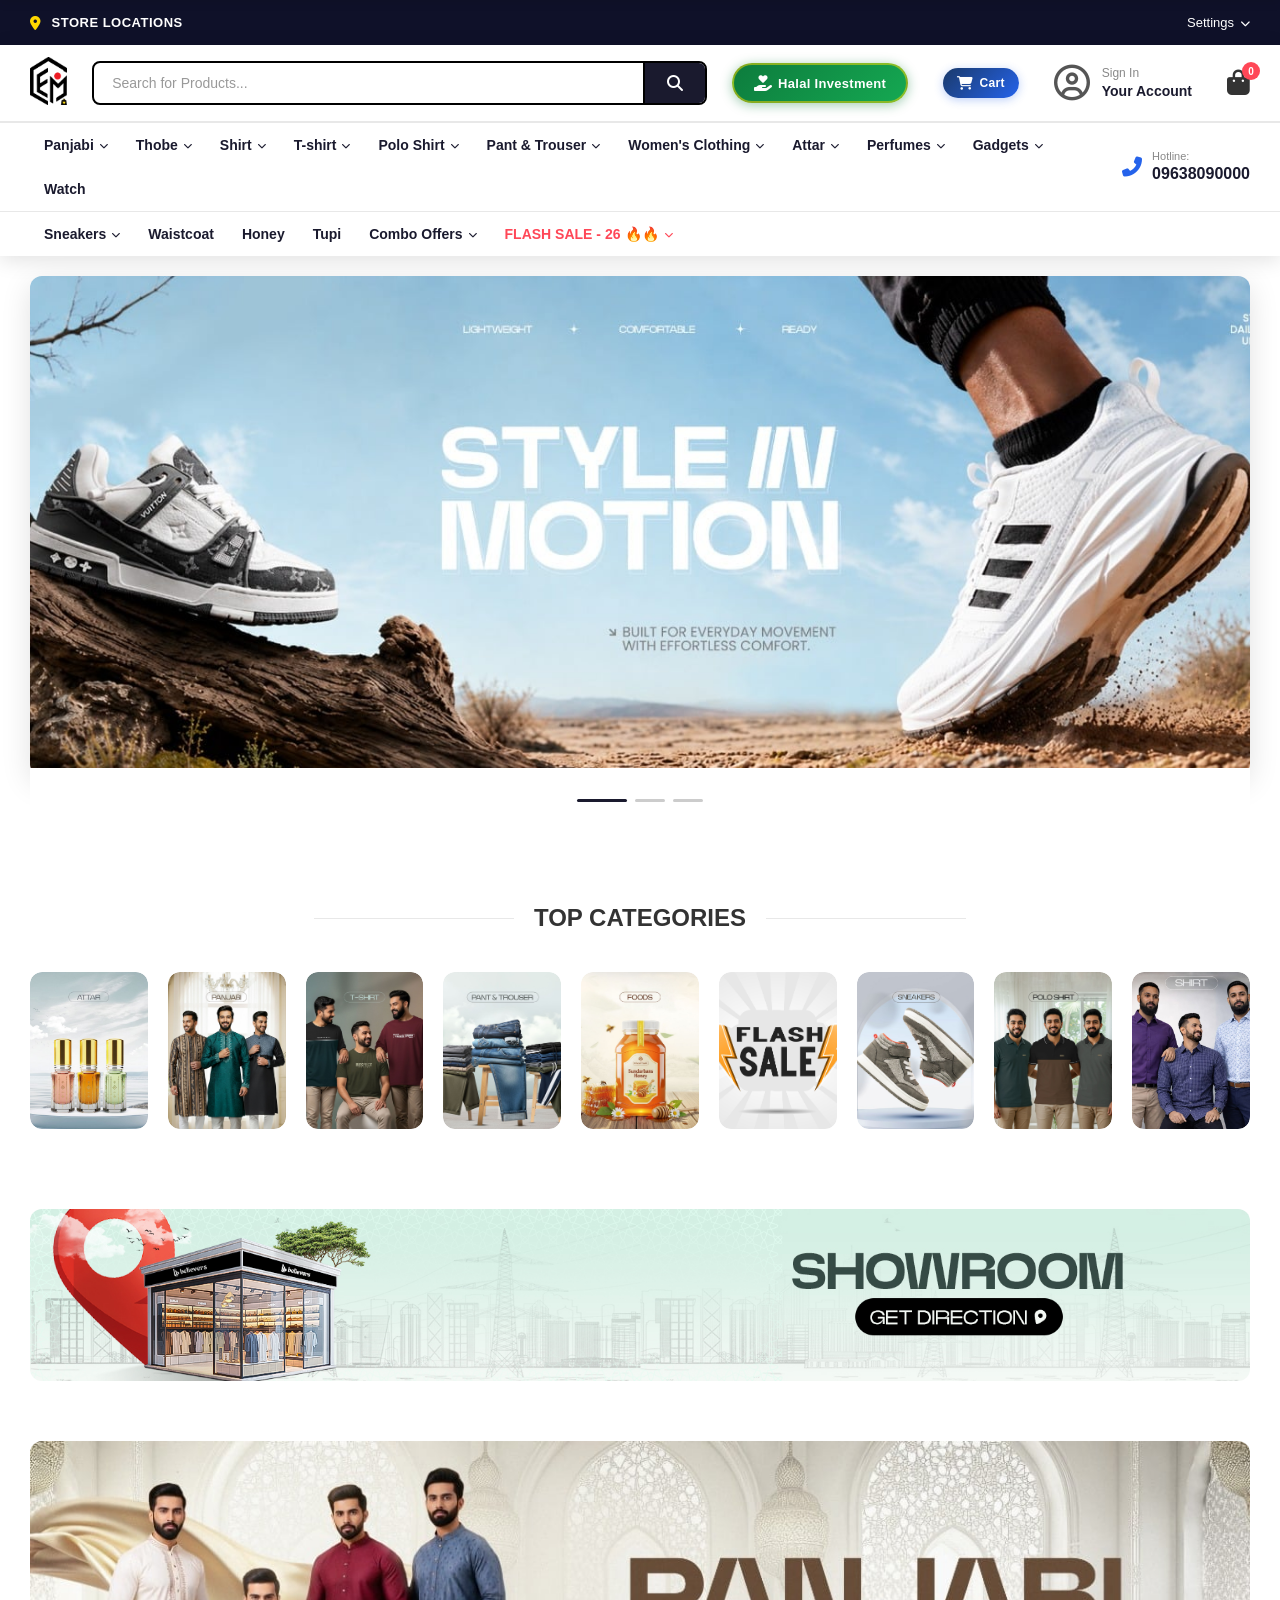
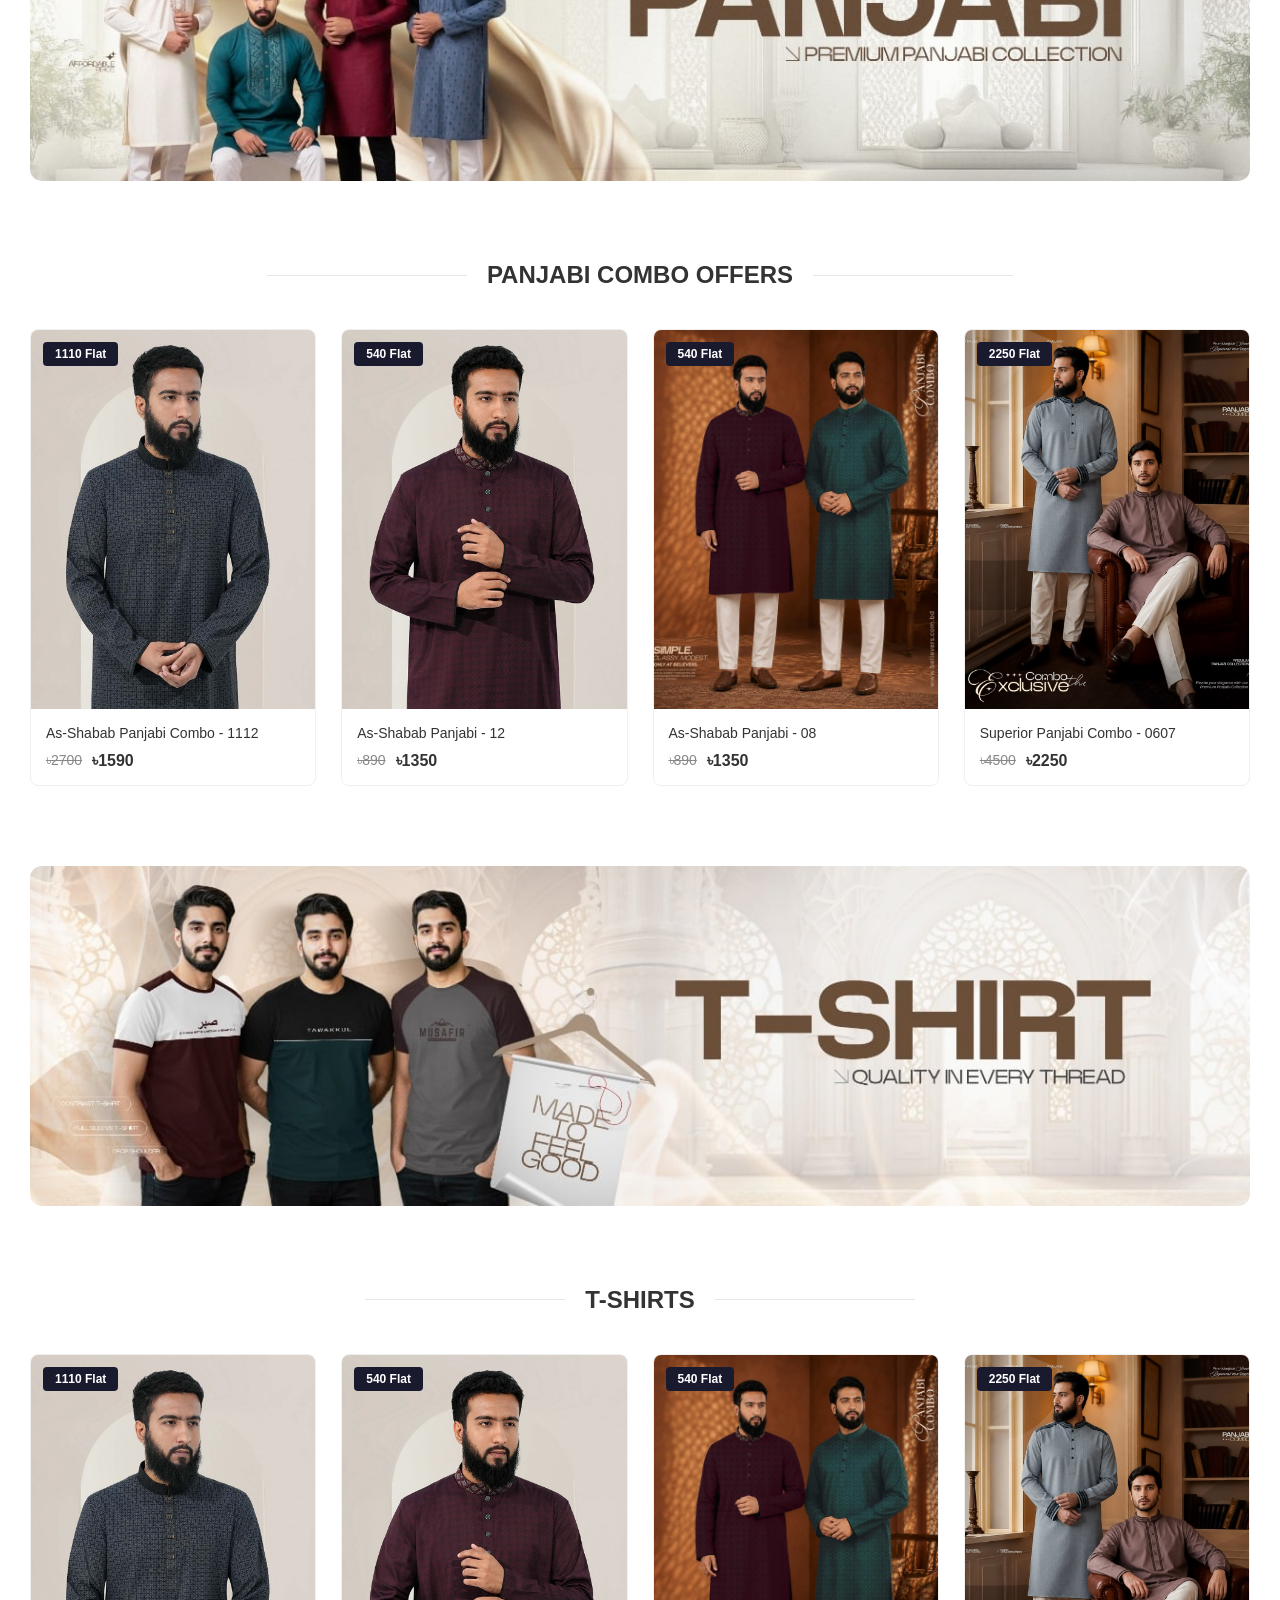
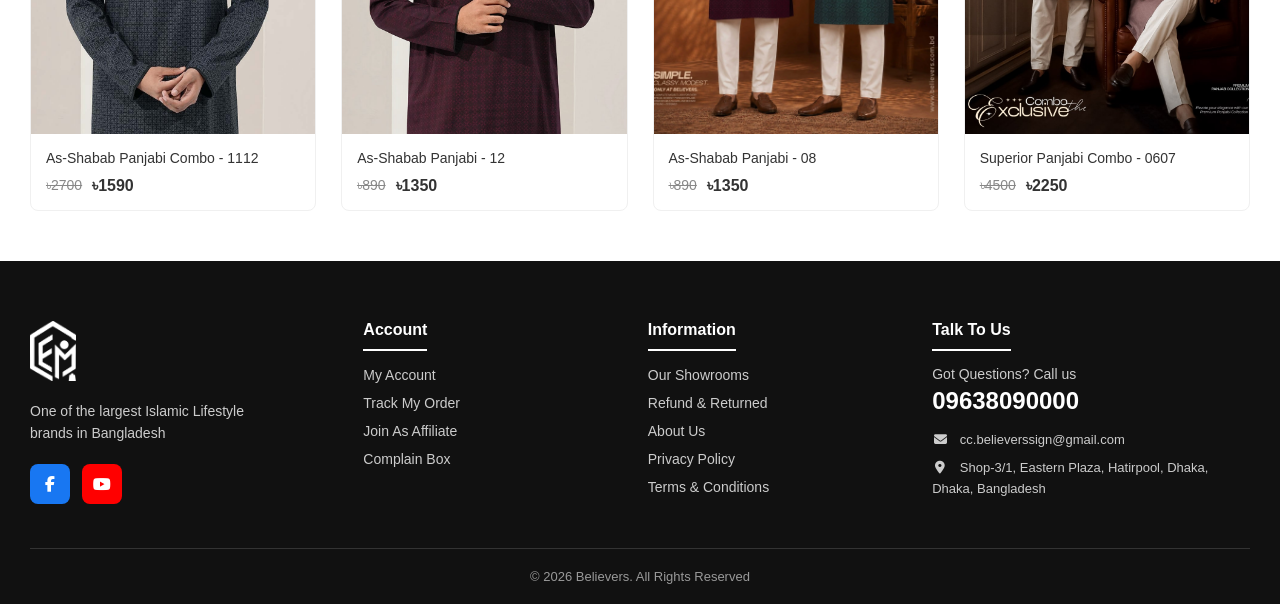
<file: index.html>
<!DOCTYPE html>
<html lang="en">

<head>
    <meta charset="UTF-8">
    <meta name="viewport" content="width=device-width, initial-scale=1.0">
    <title>Believers - Your Store</title>
    <link rel="stylesheet" href="https://cdnjs.cloudflare.com/ajax/libs/font-awesome/6.4.0/css/all.min.css">
    <link rel="stylesheet" href="https://cdn.jsdelivr.net/npm/swiper@11/swiper-bundle.min.css">
    <link rel="stylesheet" href="style.css">
</head>

<body>
    <!-- Top Bar -->
    <div class="top-bar">
        <div class="top-bar-container">
            <a href="#" class="store-location">
                <i class="fas fa-map-marker-alt"></i>
                <span>STORE LOCATIONS</span>
            </a>
            <div class="settings-dropdown">
                <button class="settings-btn">
                    <span>Settings</span>
                    <i class="fas fa-chevron-down"></i>
                </button>
                <ul class="settings-menu">
                    <li><a href="#"><i class="fas fa-sign-in-alt"></i> Login</a></li>
                    <li><a href="#"><i class="fas fa-user-plus"></i> Register</a></li>
                    <li><a href="#"><i class="fas fa-truck"></i> Track Order</a></li>
                    <li><a href="#"><i class="fas fa-headset"></i> Help Center</a></li>
                </ul>
            </div>
        </div>
    </div>

    <!-- Main Header + Nav Wrapper -->
    <div class="header-wrapper">
        <!-- Main Header -->
        <header class="main-header">
            <div class="header-container">
                <button class="mobile-menu-toggle" id="mobileMenuToggle">
                    <i class="fas fa-bars"></i>
                </button>

                <button class="mobile-search-toggle" id="mobileSearchToggle">
                    <i class="fas fa-search"></i>
                </button>

                <div class="logo">
                    <a href="#">
                        <img src="logo.png" alt="Believers Logo">
                    </a>
                </div>

                <div class="search-bar" id="searchBar">
                    <input type="text" placeholder="Search for Products...">
                    <button class="search-btn">
                        <i class="fas fa-search"></i>
                    </button>
                </div>

                <div class="header-right">
                    <a href="#" class="header-action-btn halal-btn">
                        <i class="fas fa-hand-holding-heart"></i>
                        <span>Halal Investment</span>
                    </a>
                    <a href="#" class="header-action-btn cart-action-btn">
                        <i class="fas fa-shopping-cart"></i>
                        <span>Cart</span>
                    </a>
                    <div class="user-account">
                        <i class="far fa-user-circle"></i>
                        <div class="account-text">
                            <span class="sign-in">Sign In</span>
                            <span class="your-account">Your Account</span>
                        </div>
                    </div>
                    <div class="cart-icon">
                        <i class="fas fa-shopping-bag"></i>
                        <span class="cart-count">0</span>
                    </div>
                </div>
            </div>
        </header>
        <nav class="desktop-nav">
            <div class="desktop-nav-container">
                <ul class="nav-list">
                    <li class="nav-item has-dropdown">
                        <a href="#">Panjabi <i class="fas fa-chevron-down"></i></a>
                        <ul class="submenu">
                            <li class="has-submenu">
                                <a href="#">Regular Panjabi <i class="fas fa-chevron-right"></i></a>
                                <ul class="sub-submenu">
                                    <li><a href="#">Cotton Panjabi</a></li>
                                    <li><a href="#">Linen Panjabi</a></li>
                                    <li><a href="#">Silk Panjabi</a></li>
                                </ul>
                            </li>
                            <li class="has-submenu">
                                <a href="#">Embroidered Panjabi <i class="fas fa-chevron-right"></i></a>
                                <ul class="sub-submenu">
                                    <li><a href="#">Hand Embroidered</a></li>
                                    <li><a href="#">Machine Embroidered</a></li>
                                </ul>
                            </li>
                            <li><a href="#">Printed Panjabi</a></li>
                            <li><a href="#">Premium Panjabi</a></li>
                        </ul>
                    </li>
                    <li class="nav-item has-dropdown">
                        <a href="#">Thobe <i class="fas fa-chevron-down"></i></a>
                        <ul class="submenu">
                            <li class="has-submenu">
                                <a href="#">Classic Thobe <i class="fas fa-chevron-right"></i></a>
                                <ul class="sub-submenu">
                                    <li><a href="#">White Thobe</a></li>
                                    <li><a href="#">Black Thobe</a></li>
                                    <li><a href="#">Navy Thobe</a></li>
                                </ul>
                            </li>
                            <li><a href="#">Modern Thobe</a></li>
                            <li><a href="#">Embroidered Thobe</a></li>
                        </ul>
                    </li>
                    <li class="nav-item has-dropdown">
                        <a href="#">Shirt <i class="fas fa-chevron-down"></i></a>
                        <ul class="submenu">
                            <li class="has-submenu">
                                <a href="#">Formal Shirt <i class="fas fa-chevron-right"></i></a>
                                <ul class="sub-submenu">
                                    <li><a href="#">Solid Color</a></li>
                                    <li><a href="#">Striped</a></li>
                                    <li><a href="#">Checked</a></li>
                                </ul>
                            </li>
                            <li><a href="#">Casual Shirt</a></li>
                            <li><a href="#">Printed Shirt</a></li>
                        </ul>
                    </li>
                    <li class="nav-item has-dropdown">
                        <a href="#">T-shirt <i class="fas fa-chevron-down"></i></a>
                        <ul class="submenu">
                            <li><a href="#">Polo T-shirt</a></li>
                            <li class="has-submenu">
                                <a href="#">Round Neck <i class="fas fa-chevron-right"></i></a>
                                <ul class="sub-submenu">
                                    <li><a href="#">Plain</a></li>
                                    <li><a href="#">Graphic</a></li>
                                    <li><a href="#">Printed</a></li>
                                </ul>
                            </li>
                            <li><a href="#">V-Neck</a></li>
                            <li><a href="#">Oversized</a></li>
                        </ul>
                    </li>
                    <li class="nav-item has-dropdown">
                        <a href="#">Polo Shirt <i class="fas fa-chevron-down"></i></a>
                        <ul class="submenu">
                            <li><a href="#">Classic Polo</a></li>
                            <li><a href="#">Premium Polo</a></li>
                            <li><a href="#">Striped Polo</a></li>
                        </ul>
                    </li>
                    <li class="nav-item has-dropdown">
                        <a href="#">Pant & Trouser <i class="fas fa-chevron-down"></i></a>
                        <ul class="submenu">
                            <li class="has-submenu">
                                <a href="#">Formal Trouser <i class="fas fa-chevron-right"></i></a>
                                <ul class="sub-submenu">
                                    <li><a href="#">Slim Fit</a></li>
                                    <li><a href="#">Regular Fit</a></li>
                                    <li><a href="#">Classic Fit</a></li>
                                </ul>
                            </li>
                            <li><a href="#">Chino Pant</a></li>
                            <li><a href="#">Slim Fit</a></li>
                            <li><a href="#">Regular Fit</a></li>
                        </ul>
                    </li>
                    <li class="nav-item has-dropdown">
                        <a href="#">Women's Clothing <i class="fas fa-chevron-down"></i></a>
                        <ul class="submenu">
                            <li class="has-submenu">
                                <a href="#">Kurti <i class="fas fa-chevron-right"></i></a>
                                <ul class="sub-submenu">
                                    <li><a href="#">Casual Kurti</a></li>
                                    <li><a href="#">Printed Kurti</a></li>
                                    <li><a href="#">Embroidered Kurti</a></li>
                                </ul>
                            </li>
                            <li><a href="#">Salwar Kameez</a></li>
                            <li><a href="#">Saree</a></li>
                            <li><a href="#">Abaya</a></li>
                        </ul>
                    </li>
                    <li class="nav-item has-dropdown">
                        <a href="#">Attar <i class="fas fa-chevron-down"></i></a>
                        <ul class="submenu">
                            <li><a href="#">Arabic Attar</a></li>
                            <li><a href="#">Indian Attar</a></li>
                            <li><a href="#">Floral Attar</a></li>
                            <li><a href="#">Woody Attar</a></li>
                        </ul>
                    </li>
                    <li class="nav-item has-dropdown">
                        <a href="#">Perfumes <i class="fas fa-chevron-down"></i></a>
                        <ul class="submenu">
                            <li class="has-submenu">
                                <a href="#">Men Perfumes <i class="fas fa-chevron-right"></i></a>
                                <ul class="sub-submenu">
                                    <li><a href="#">Woody</a></li>
                                    <li><a href="#">Fresh</a></li>
                                    <li><a href="#">Oriental</a></li>
                                </ul>
                            </li>
                            <li><a href="#">Women Perfumes</a></li>
                            <li><a href="#">Unisex Perfumes</a></li>
                            <li><a href="#">Body Spray</a></li>
                        </ul>
                    </li>
                    <li class="nav-item has-dropdown">
                        <a href="#">Gadgets <i class="fas fa-chevron-down"></i></a>
                        <ul class="submenu">
                            <li><a href="#">Headphones</a></li>
                            <li><a href="#">Speakers</a></li>
                            <li><a href="#">Chargers</a></li>
                            <li><a href="#">Smart Watches</a></li>
                        </ul>
                    </li>
                    <li class="nav-item">
                        <a href="#">Watch</a>
                    </li>
                </ul>
                <a href="tel:09638090000" class="hotline">
                    <i class="fas fa-phone-alt"></i>
                    <div class="hotline-text">
                        <span class="hotline-label">Hotline:</span>
                        <span class="hotline-number">09638090000</span>
                    </div>
                </a>
            </div>
            <div class="desktop-nav-container sub-nav">
                <ul class="nav-list">
                    <li class="nav-item has-dropdown">
                        <a href="#">Sneakers <i class="fas fa-chevron-down"></i></a>
                        <ul class="submenu">
                            <li><a href="#">Running</a></li>
                            <li><a href="#">Casual</a></li>
                            <li><a href="#">Sports</a></li>
                            <li><a href="#">Premium</a></li>
                        </ul>
                    </li>
                    <li class="nav-item">
                        <a href="#">Waistcoat</a>
                    </li>
                    <li class="nav-item">
                        <a href="#">Honey</a>
                    </li>
                    <li class="nav-item">
                        <a href="#">Tupi</a>
                    </li>
                    <li class="nav-item has-dropdown">
                        <a href="#">Combo Offers <i class="fas fa-chevron-down"></i></a>
                        <ul class="submenu">
                            <li><a href="#">Family Pack</a></li>
                            <li><a href="#">Gift Set</a></li>
                            <li><a href="#">Bundle Deal</a></li>
                        </ul>
                    </li>
                    <li class="nav-item has-dropdown flash-sale">
                        <a href="#">FLASH SALE - 26 <span class="fire-emoji">🔥🔥</span> <i
                                class="fas fa-chevron-down"></i></a>
                        <ul class="submenu">
                            <li><a href="#">50% Off</a></li>
                            <li><a href="#">Buy 1 Get 1</a></li>
                            <li><a href="#">Clearance</a></li>
                        </ul>
                    </li>
                </ul>
            </div>
        </nav>
    </div>

    <!-- Sticky Header (appears on scroll) -->
    <div class="sticky-header" id="stickyHeader">
        <!-- Sticky Top Bar -->
        <div class="sticky-top-bar">
            <div class="sticky-top-bar-container">
                <a href="#" class="store-location">
                    <i class="fas fa-map-marker-alt"></i>
                    <span>STORE LOCATIONS</span>
                </a>
                <div class="settings-dropdown">
                    <button class="settings-btn">
                        <span>Settings</span>
                        <i class="fas fa-chevron-down"></i>
                    </button>
                    <ul class="settings-menu">
                        <li><a href="#"><i class="fas fa-sign-in-alt"></i> Login</a></li>
                        <li><a href="#"><i class="fas fa-user-plus"></i> Register</a></li>
                        <li><a href="#"><i class="fas fa-truck"></i> Track Order</a></li>
                        <li><a href="#"><i class="fas fa-headset"></i> Help Center</a></li>
                    </ul>
                </div>
            </div>
        </div>
        <!-- Sticky Main Header -->
        <div class="sticky-header-container">
            <button class="mobile-menu-toggle sticky-menu-toggle" id="stickyMenuToggle">
                <i class="fas fa-bars"></i>
            </button>
            <div class="sticky-logo">
                <a href="#">
                    <img src="logo.png" alt="Believers Logo">
                </a>
            </div>
            <nav class="sticky-nav">
                <ul class="sticky-nav-list">
                    <li class="nav-item has-dropdown">
                        <a href="#">Panjabi <i class="fas fa-chevron-down"></i></a>
                        <ul class="submenu">
                            <li class="has-submenu">
                                <a href="#">Regular Panjabi <i class="fas fa-chevron-right"></i></a>
                                <ul class="sub-submenu">
                                    <li><a href="#">Cotton Panjabi</a></li>
                                    <li><a href="#">Linen Panjabi</a></li>
                                    <li><a href="#">Silk Panjabi</a></li>
                                </ul>
                            </li>
                            <li class="has-submenu">
                                <a href="#">Embroidered Panjabi <i class="fas fa-chevron-right"></i></a>
                                <ul class="sub-submenu">
                                    <li><a href="#">Hand Embroidered</a></li>
                                    <li><a href="#">Machine Embroidered</a></li>
                                </ul>
                            </li>
                            <li><a href="#">Printed Panjabi</a></li>
                            <li><a href="#">Premium Panjabi</a></li>
                        </ul>
                    </li>
                    <li class="nav-item has-dropdown">
                        <a href="#">Thobe <i class="fas fa-chevron-down"></i></a>
                        <ul class="submenu">
                            <li class="has-submenu">
                                <a href="#">Classic Thobe <i class="fas fa-chevron-right"></i></a>
                                <ul class="sub-submenu">
                                    <li><a href="#">White Thobe</a></li>
                                    <li><a href="#">Black Thobe</a></li>
                                    <li><a href="#">Navy Thobe</a></li>
                                </ul>
                            </li>
                            <li><a href="#">Modern Thobe</a></li>
                            <li><a href="#">Embroidered Thobe</a></li>
                        </ul>
                    </li>
                    <li class="nav-item has-dropdown">
                        <a href="#">Shirt <i class="fas fa-chevron-down"></i></a>
                        <ul class="submenu">
                            <li class="has-submenu">
                                <a href="#">Formal Shirt <i class="fas fa-chevron-right"></i></a>
                                <ul class="sub-submenu">
                                    <li><a href="#">Solid Color</a></li>
                                    <li><a href="#">Striped</a></li>
                                    <li><a href="#">Checked</a></li>
                                </ul>
                            </li>
                            <li><a href="#">Casual Shirt</a></li>
                            <li><a href="#">Printed Shirt</a></li>
                        </ul>
                    </li>
                    <li class="nav-item has-dropdown">
                        <a href="#">T-shirt <i class="fas fa-chevron-down"></i></a>
                        <ul class="submenu">
                            <li><a href="#">Polo T-shirt</a></li>
                            <li class="has-submenu">
                                <a href="#">Round Neck <i class="fas fa-chevron-right"></i></a>
                                <ul class="sub-submenu">
                                    <li><a href="#">Plain</a></li>
                                    <li><a href="#">Graphic</a></li>
                                    <li><a href="#">Printed</a></li>
                                </ul>
                            </li>
                            <li><a href="#">V-Neck</a></li>
                            <li><a href="#">Oversized</a></li>
                        </ul>
                    </li>
                    <li class="nav-item has-dropdown">
                        <a href="#">Polo Shirt <i class="fas fa-chevron-down"></i></a>
                        <ul class="submenu">
                            <li><a href="#">Classic Polo</a></li>
                            <li><a href="#">Premium Polo</a></li>
                            <li><a href="#">Striped Polo</a></li>
                        </ul>
                    </li>
                    <li class="nav-item has-dropdown">
                        <a href="#">Pant & Trouser <i class="fas fa-chevron-down"></i></a>
                        <ul class="submenu">
                            <li class="has-submenu">
                                <a href="#">Formal Trouser <i class="fas fa-chevron-right"></i></a>
                                <ul class="sub-submenu">
                                    <li><a href="#">Slim Fit</a></li>
                                    <li><a href="#">Regular Fit</a></li>
                                    <li><a href="#">Classic Fit</a></li>
                                </ul>
                            </li>
                            <li><a href="#">Chino Pant</a></li>
                            <li><a href="#">Slim Fit</a></li>
                            <li><a href="#">Regular Fit</a></li>
                        </ul>
                    </li>
                    <li class="nav-item has-dropdown">
                        <a href="#">Women's <i class="fas fa-chevron-down"></i></a>
                        <ul class="submenu">
                            <li class="has-submenu">
                                <a href="#">Kurti <i class="fas fa-chevron-right"></i></a>
                                <ul class="sub-submenu">
                                    <li><a href="#">Casual Kurti</a></li>
                                    <li><a href="#">Printed Kurti</a></li>
                                    <li><a href="#">Embroidered Kurti</a></li>
                                </ul>
                            </li>
                            <li><a href="#">Salwar Kameez</a></li>
                            <li><a href="#">Saree</a></li>
                            <li><a href="#">Abaya</a></li>
                        </ul>
                    </li>
                    <li class="nav-item has-dropdown">
                        <a href="#">Attar <i class="fas fa-chevron-down"></i></a>
                        <ul class="submenu">
                            <li><a href="#">Arabic Attar</a></li>
                            <li><a href="#">Indian Attar</a></li>
                            <li><a href="#">Floral Attar</a></li>
                            <li><a href="#">Woody Attar</a></li>
                        </ul>
                    </li>
                    <li class="nav-item has-dropdown">
                        <a href="#">Perfumes <i class="fas fa-chevron-down"></i></a>
                        <ul class="submenu">
                            <li class="has-submenu">
                                <a href="#">Men Perfumes <i class="fas fa-chevron-right"></i></a>
                                <ul class="sub-submenu">
                                    <li><a href="#">Woody</a></li>
                                    <li><a href="#">Fresh</a></li>
                                    <li><a href="#">Oriental</a></li>
                                </ul>
                            </li>
                            <li><a href="#">Women Perfumes</a></li>
                            <li><a href="#">Unisex Perfumes</a></li>
                            <li><a href="#">Body Spray</a></li>
                        </ul>
                    </li>
                    <li class="nav-item has-dropdown">
                        <a href="#">Gadgets <i class="fas fa-chevron-down"></i></a>
                        <ul class="submenu">
                            <li><a href="#">Headphones</a></li>
                            <li><a href="#">Speakers</a></li>
                            <li><a href="#">Chargers</a></li>
                            <li><a href="#">Smart Watches</a></li>
                        </ul>
                    </li>
                    <li class="nav-item">
                        <a href="#">Watch</a>
                    </li>
                </ul>
            </nav>
            <div class="sticky-actions">
                <a href="#" class="sticky-action-btn sticky-halal-btn">
                    <i class="fas fa-hand-holding-heart"></i>
                    <span>Halal Investment</span>
                </a>
                <a href="#" class="sticky-cart">
                    <i class="fas fa-shopping-bag"></i>
                    <span class="cart-count">0</span>
                </a>
            </div>
        </div>
    </div>

    <!-- Mobile Navigation Overlay -->
    <div class="mobile-nav-overlay" id="mobileNavOverlay"></div>

    <!-- Mobile Navigation -->
    <nav class="main-nav" id="mainNav">
        <div class="mobile-nav-header">
            <div class="mobile-nav-logo">
                <a href="#">
                    <img src="logo.png" alt="Believers Logo">
                </a>
            </div>
            <a href="#" class="mobile-halal-btn">
                <i class="fas fa-hand-holding-heart"></i>
                <span>Halal Investment</span>
            </a>
            <button class="mobile-nav-close" id="mobileNavClose">
                <i class="fas fa-times"></i>
            </button>
        </div>
        <div class="mobile-halal-bar">
            <a href="#" class="mobile-halal-bar-link">
                <i class="fas fa-hand-holding-heart"></i>
                <span>Halal Investment</span>
                <i class="fas fa-chevron-right"></i>
            </a>
        </div>
        <ul class="mobile-nav-list">
            <li class="mobile-nav-item has-dropdown">
                <a href="#">Panjabi <i class="fas fa-chevron-down"></i></a>
                <ul class="mobile-submenu">
                    <li><a href="#">Regular Panjabi</a></li>
                    <li><a href="#">Embroidered Panjabi</a></li>
                    <li><a href="#">Printed Panjabi</a></li>
                    <li><a href="#">Premium Panjabi</a></li>
                </ul>
            </li>
            <li class="mobile-nav-item has-dropdown">
                <a href="#">Thobe <i class="fas fa-chevron-down"></i></a>
                <ul class="mobile-submenu">
                    <li><a href="#">Classic Thobe</a></li>
                    <li><a href="#">Modern Thobe</a></li>
                    <li><a href="#">Embroidered Thobe</a></li>
                </ul>
            </li>
            <li class="mobile-nav-item has-dropdown">
                <a href="#">Shirt <i class="fas fa-chevron-down"></i></a>
                <ul class="mobile-submenu">
                    <li><a href="#">Formal Shirt</a></li>
                    <li><a href="#">Casual Shirt</a></li>
                    <li><a href="#">Printed Shirt</a></li>
                </ul>
            </li>
            <li class="mobile-nav-item has-dropdown">
                <a href="#">T-shirt <i class="fas fa-chevron-down"></i></a>
                <ul class="mobile-submenu">
                    <li><a href="#">Polo T-shirt</a></li>
                    <li><a href="#">Round Neck</a></li>
                    <li><a href="#">V-Neck</a></li>
                    <li><a href="#">Oversized</a></li>
                </ul>
            </li>
            <li class="mobile-nav-item has-dropdown">
                <a href="#">Polo Shirt <i class="fas fa-chevron-down"></i></a>
                <ul class="mobile-submenu">
                    <li><a href="#">Classic Polo</a></li>
                    <li><a href="#">Premium Polo</a></li>
                    <li><a href="#">Striped Polo</a></li>
                </ul>
            </li>
            <li class="mobile-nav-item has-dropdown">
                <a href="#">Pant & Trouser <i class="fas fa-chevron-down"></i></a>
                <ul class="mobile-submenu">
                    <li><a href="#">Formal Trouser</a></li>
                    <li><a href="#">Chino Pant</a></li>
                    <li><a href="#">Slim Fit</a></li>
                    <li><a href="#">Regular Fit</a></li>
                </ul>
            </li>
            <li class="mobile-nav-item has-dropdown">
                <a href="#">Women's Clothing <i class="fas fa-chevron-down"></i></a>
                <ul class="mobile-submenu">
                    <li><a href="#">Kurti</a></li>
                    <li><a href="#">Salwar Kameez</a></li>
                    <li><a href="#">Saree</a></li>
                    <li><a href="#">Abaya</a></li>
                </ul>
            </li>
            <li class="mobile-nav-item has-dropdown">
                <a href="#">Attar <i class="fas fa-chevron-down"></i></a>
                <ul class="mobile-submenu">
                    <li><a href="#">Arabic Attar</a></li>
                    <li><a href="#">Indian Attar</a></li>
                    <li><a href="#">Floral Attar</a></li>
                    <li><a href="#">Woody Attar</a></li>
                </ul>
            </li>
            <li class="mobile-nav-item has-dropdown">
                <a href="#">Perfumes <i class="fas fa-chevron-down"></i></a>
                <ul class="mobile-submenu">
                    <li><a href="#">Men Perfumes</a></li>
                    <li><a href="#">Women Perfumes</a></li>
                    <li><a href="#">Unisex Perfumes</a></li>
                    <li><a href="#">Body Spray</a></li>
                </ul>
            </li>
            <li class="mobile-nav-item has-dropdown">
                <a href="#">Gadgets <i class="fas fa-chevron-down"></i></a>
                <ul class="mobile-submenu">
                    <li><a href="#">Headphones</a></li>
                    <li><a href="#">Speakers</a></li>
                    <li><a href="#">Chargers</a></li>
                    <li><a href="#">Smart Watches</a></li>
                </ul>
            </li>
            <li class="mobile-nav-item">
                <a href="#">Watch</a>
            </li>
            <li class="mobile-nav-item has-dropdown">
                <a href="#">Sneakers <i class="fas fa-chevron-down"></i></a>
                <ul class="mobile-submenu">
                    <li><a href="#">Running</a></li>
                    <li><a href="#">Casual</a></li>
                    <li><a href="#">Sports</a></li>
                    <li><a href="#">Premium</a></li>
                </ul>
            </li>
            <li class="mobile-nav-item">
                <a href="#">Waistcoat</a>
            </li>
            <li class="mobile-nav-item">
                <a href="#">Honey</a>
            </li>
            <li class="mobile-nav-item">
                <a href="#">Tupi</a>
            </li>
            <li class="mobile-nav-item has-dropdown">
                <a href="#">Combo Offers <i class="fas fa-chevron-down"></i></a>
                <ul class="mobile-submenu">
                    <li><a href="#">Family Pack</a></li>
                    <li><a href="#">Gift Set</a></li>
                    <li><a href="#">Bundle Deal</a></li>
                </ul>
            </li>
            <li class="mobile-nav-item has-dropdown flash-sale">
                <a href="#">FLASH SALE - 26 🔥🔥 <i class="fas fa-chevron-down"></i></a>
                <ul class="mobile-submenu">
                    <li><a href="#">50% Off</a></li>
                    <li><a href="#">Buy 1 Get 1</a></li>
                    <li><a href="#">Clearance</a></li>
                </ul>
            </li>
        </ul>
    </nav>


    <!-- Hero Banner Slider -->
    <section class="hero-section">
        <div class="hero-container">
            <div class="swiper hero-swiper">
                <div class="swiper-wrapper">
                    <!-- Slide 1 -->
                    <div class="swiper-slide hero-slide">
                        <a href="#" class="hero-link">
                            <img src="assets/img/banner_image-1-20260702062618.jpg" alt="Panjabi Combo"
                                class="hero-img">
                        </a>
                    </div>

                    <!-- Slide 2 -->
                    <div class="swiper-slide hero-slide">
                        <a href="#" class="hero-link">
                            <img src="assets/img/banner_image-3-20260702063106.jpg" alt="New Collection"
                                class="hero-img">
                        </a>
                    </div>

                    <!-- Slide 3 -->
                    <div class="swiper-slide hero-slide">
                        <a href="#" class="hero-link">
                            <img src="assets/img/banner_image-4-20260702063223.jpg" alt="Flash Sale" class="hero-img">
                        </a>
                    </div>
                </div>
            </div>
            <div class="hero-pagination"></div>
        </div>
    </section>

    <!-- Top Categories Section -->
    <section class="top-categories">
        <div class="categories-container">
            <h2 class="categories-title">
                <span class="title-line"></span>
                TOP CATEGORIES
                <span class="title-line"></span>
            </h2>
            <div class="categories-grid">
                <a href="#" class="category-card">
                    <div class="category-img">
                        <img src="assets/img/category/category_image-1-20251004075927.jpg" alt="Panjabi">
                    </div>
                </a>
                <a href="#" class="category-card">
                    <div class="category-img">
                        <img src="assets/img/category/category_image-2-20251004080636.jpg" alt="Shirt">
                    </div>
                </a>
                <a href="#" class="category-card">
                    <div class="category-img">
                        <img src="assets/img/category/category_image-3-20251004080751.jpg" alt="T-Shirt">
                    </div>
                </a>
                <a href="#" class="category-card">
                    <div class="category-img">
                        <img src="assets/img/category/category_image-4-20251004080543.jpg" alt="Polo Shirt">
                    </div>
                </a>
                <a href="#" class="category-card">
                    <div class="category-img">
                        <img src="assets/img/category/category_image-5-20251004080723.jpg" alt="Pant & Trouser">
                    </div>
                </a>
                <a href="#" class="category-card">
                    <div class="category-img">
                        <img src="assets/img/category/category_image-74-20260513042719.jpg" alt="Attar">
                    </div>
                </a>
                <a href="#" class="category-card">
                    <div class="category-img">
                        <img src="assets/img/category/category_image-8-20251004080500.jpg" alt="Sneakers">
                    </div>
                </a>
                <a href="#" class="category-card">
                    <div class="category-img">
                        <img src="assets/img/category/category_image-13-20251004080735.jpg" alt="Foods">
                    </div>
                </a>
                <a href="#" class="category-card">
                    <div class="category-img">
                        <img src="assets/img/category/category_image-21-20260209144240.jpg" alt="Flash Sale">
                    </div>
                </a>
            </div>
        </div>
    </section>

    <!-- Showroom Banner Section -->
    <section class="showroom-section">
        <div class="showroom-container">
            <a href="#" class="showroom-link">
                <img src="assets/img/showroom-pc.jpg" alt="Visit Our Showroom" class="showroom-img">
            </a>
        </div>
    </section>

    <section class="showroom-section">
        <div class="showroom-container">
            <a href="#" class="showroom-link">
                <img src="assets/img/category_image-2-20251008131600.jpg" alt="Visit Our Showroom" class="showroom-img">
            </a>
        </div>
    </section>

    <!-- Products Section -->
    <section class="products-section">
        <div class="products-container">
            <h2 class="products-title">
                <span class="title-line"></span>
                PANJABI COMBO OFFERS
                <span class="title-line"></span>
            </h2>
            <div class="products-grid">
                <!-- Product 1 -->
                <div class="product-card">
                    <div class="product-image">
                        <span class="product-badge">1110 Flat</span>
                        <a href="#">
                            <img src="assets/img/product/product_featured-721-20260603054411.jpg"
                                alt="As-Shabab Panjabi Combo - 1112" class="img-default">
                            <img src="assets/img/product/product_hover-721-20260202050008.jpg"
                                alt="As-Shabab Panjabi Combo - 1112" class="img-hover">
                        </a>
                    </div>
                    <div class="product-info">
                        <h3 class="product-title">
                            <a href="#">As-Shabab Panjabi Combo - 1112</a>
                        </h3>
                        <div class="product-price">
                            <del><span class="amount">৳2700</span></del>
                            <ins><span class="amount">৳1590</span></ins>
                        </div>
                    </div>
                </div>

                <!-- Product 2 -->
                <div class="product-card">
                    <div class="product-image">
                        <span class="product-badge">540 Flat</span>
                        <a href="#">
                            <img src="assets/img/product/product_featured-725-20260603054605.jpg"
                                alt="As-Shabab Panjabi - 12" class="img-default">
                            <img src="assets/img/product/product_hover-725-20260202053830.jpg"
                                alt="As-Shabab Panjabi - 12" class="img-hover">
                        </a>
                    </div>
                    <div class="product-info">
                        <h3 class="product-title">
                            <a href="#">As-Shabab Panjabi - 12</a>
                        </h3>
                        <div class="product-price">
                            <del><span class="amount">৳890</span></del>
                            <ins><span class="amount">৳1350</span></ins>
                        </div>
                    </div>
                </div>

                <!-- Product 3 -->
                <div class="product-card">
                    <div class="product-image">
                        <span class="product-badge">540 Flat</span>
                        <a href="#">
                            <img src="assets/img/product/product_hover-1933-20260725124857.jpg"
                                alt="As-Shabab Panjabi - 08" class="img-default">
                            <img src="assets/img/product/product_hover-1933-20260725124857.jpg"
                                alt="As-Shabab Panjabi - 08" class="img-hover">
                        </a>
                    </div>
                    <div class="product-info">
                        <h3 class="product-title">
                            <a href="#">As-Shabab Panjabi - 08</a>
                        </h3>
                        <div class="product-price">
                            <del><span class="amount">৳890</span></del>
                            <ins><span class="amount">৳1350</span></ins>
                        </div>
                    </div>
                </div>

                <!-- Product 4 -->
                <div class="product-card">
                    <div class="product-image">
                        <span class="product-badge">2250 Flat</span>
                        <a href="#">
                            <img src="assets/img/product/product_hover-1934-20260714042445.jpg"
                                alt="Superior Panjabi Combo - 0607" class="img-default">
                            <img src="assets/img/product/product_hover-1934-20260714042445.jpg"
                                alt="Superior Panjabi Combo - 0607" class="img-hover">
                        </a>
                    </div>
                    <div class="product-info">
                        <h3 class="product-title">
                            <a href="#">Superior Panjabi Combo - 0607</a>
                        </h3>
                        <div class="product-price">
                            <del><span class="amount">৳4500</span></del>
                            <ins><span class="amount">৳2250</span></ins>
                        </div>
                    </div>
                </div>
            </div>
        </div>
    </section>

      <section class="showroom-section">
        <div class="showroom-container">
            <a href="#" class="showroom-link">
                <img src="assets/img/category_image-3-20251008131629.jpg" alt="Visit Our Showroom" class="showroom-img">
            </a>
        </div>
    </section>

 <section class="products-section">
        <div class="products-container">
            <h2 class="products-title">
                <span class="title-line"></span>
                T-Shirts
                <span class="title-line"></span>
            </h2>
            <div class="products-grid">
                <!-- Product 1 -->
                <div class="product-card">
                    <div class="product-image">
                        <span class="product-badge">1110 Flat</span>
                        <a href="#">
                            <img src="assets/img/product/product_featured-721-20260603054411.jpg"
                                alt="As-Shabab Panjabi Combo - 1112" class="img-default">
                            <img src="assets/img/product/product_hover-721-20260202050008.jpg"
                                alt="As-Shabab Panjabi Combo - 1112" class="img-hover">
                        </a>
                    </div>
                    <div class="product-info">
                        <h3 class="product-title">
                            <a href="#">As-Shabab Panjabi Combo - 1112</a>
                        </h3>
                        <div class="product-price">
                            <del><span class="amount">৳2700</span></del>
                            <ins><span class="amount">৳1590</span></ins>
                        </div>
                    </div>
                </div>

                <!-- Product 2 -->
                <div class="product-card">
                    <div class="product-image">
                        <span class="product-badge">540 Flat</span>
                        <a href="#">
                            <img src="assets/img/product/product_featured-725-20260603054605.jpg"
                                alt="As-Shabab Panjabi - 12" class="img-default">
                            <img src="assets/img/product/product_hover-725-20260202053830.jpg"
                                alt="As-Shabab Panjabi - 12" class="img-hover">
                        </a>
                    </div>
                    <div class="product-info">
                        <h3 class="product-title">
                            <a href="#">As-Shabab Panjabi - 12</a>
                        </h3>
                        <div class="product-price">
                            <del><span class="amount">৳890</span></del>
                            <ins><span class="amount">৳1350</span></ins>
                        </div>
                    </div>
                </div>

                <!-- Product 3 -->
                <div class="product-card">
                    <div class="product-image">
                        <span class="product-badge">540 Flat</span>
                        <a href="#">
                            <img src="assets/img/product/product_hover-1933-20260725124857.jpg"
                                alt="As-Shabab Panjabi - 08" class="img-default">
                            <img src="assets/img/product/product_hover-1933-20260725124857.jpg"
                                alt="As-Shabab Panjabi - 08" class="img-hover">
                        </a>
                    </div>
                    <div class="product-info">
                        <h3 class="product-title">
                            <a href="#">As-Shabab Panjabi - 08</a>
                        </h3>
                        <div class="product-price">
                            <del><span class="amount">৳890</span></del>
                            <ins><span class="amount">৳1350</span></ins>
                        </div>
                    </div>
                </div>

                <!-- Product 4 -->
                <div class="product-card">
                    <div class="product-image">
                        <span class="product-badge">2250 Flat</span>
                        <a href="#">
                            <img src="assets/img/product/product_hover-1934-20260714042445.jpg"
                                alt="Superior Panjabi Combo - 0607" class="img-default">
                            <img src="assets/img/product/product_hover-1934-20260714042445.jpg"
                                alt="Superior Panjabi Combo - 0607" class="img-hover">
                        </a>
                    </div>
                    <div class="product-info">
                        <h3 class="product-title">
                            <a href="#">Superior Panjabi Combo - 0607</a>
                        </h3>
                        <div class="product-price">
                            <del><span class="amount">৳4500</span></del>
                            <ins><span class="amount">৳2250</span></ins>
                        </div>
                    </div>
                </div>
            </div>
        </div>
    </section>

    <!-- Footer -->
    <footer class="site-footer">
        <div class="footer-container">
            <div class="footer-columns">
                <!-- Column 1: Brand -->
                <div class="footer-col footer-brand">
                    <a href="#" class="footer-logo">
                        <img src="logo.png" alt="Believers Logo">
                    </a>
                    <p class="footer-tagline">One of the largest Islamic Lifestyle brands in Bangladesh</p>
                    <div class="footer-social">
                        <a href="#" class="social-icon social-facebook"><i class="fab fa-facebook-f"></i></a>
                        <a href="#" class="social-icon social-youtube"><i class="fab fa-youtube"></i></a>
                    </div>
                </div>

                <!-- Column 2: Account -->
                <div class="footer-col">
                    <h4 class="footer-heading">Account</h4>
                    <ul class="footer-links">
                        <li><a href="#">My Account</a></li>
                        <li><a href="#">Track My Order</a></li>
                        <li><a href="#">Join As Affiliate</a></li>
                        <li><a href="#">Complain Box</a></li>
                    </ul>
                </div>

                <!-- Column 3: Information -->
                <div class="footer-col">
                    <h4 class="footer-heading">Information</h4>
                    <ul class="footer-links">
                        <li><a href="#">Our Showrooms</a></li>
                        <li><a href="#">Refund & Returned</a></li>
                        <li><a href="#">About Us</a></li>
                        <li><a href="#">Privacy Policy</a></li>
                        <li><a href="#">Terms & Conditions</a></li>
                    </ul>
                </div>

                <!-- Column 4: Talk To Us -->
                <div class="footer-col">
                    <h4 class="footer-heading">Talk To Us</h4>
                    <p class="footer-subtitle">Got Questions? Call us</p>
                    <a href="tel:09638090000" class="footer-phone">09638090000</a>
                    <div class="footer-contact">
                        <p><i class="fas fa-envelope"></i> cc.believerssign@gmail.com</p>
                        <p><i class="fas fa-map-marker-alt"></i> Shop-3/1, Eastern Plaza, Hatirpool, Dhaka, Dhaka,
                            Bangladesh</p>
                    </div>
                </div>
            </div>

            <!-- Footer Bottom -->
            <div class="footer-bottom">
                <p>&copy; 2026 Believers. All Rights Reserved</p>
            </div>
        </div>
    </footer>

    <!-- Scroll to Top Button -->
    <button class="scroll-top" id="scrollTop">
        <i class="fas fa-chevron-up"></i>
    </button>

    <script src="https://cdn.jsdelivr.net/npm/swiper@11/swiper-bundle.min.js"></script>
    <script src="main.js"></script>
</body>

</html>
</file>
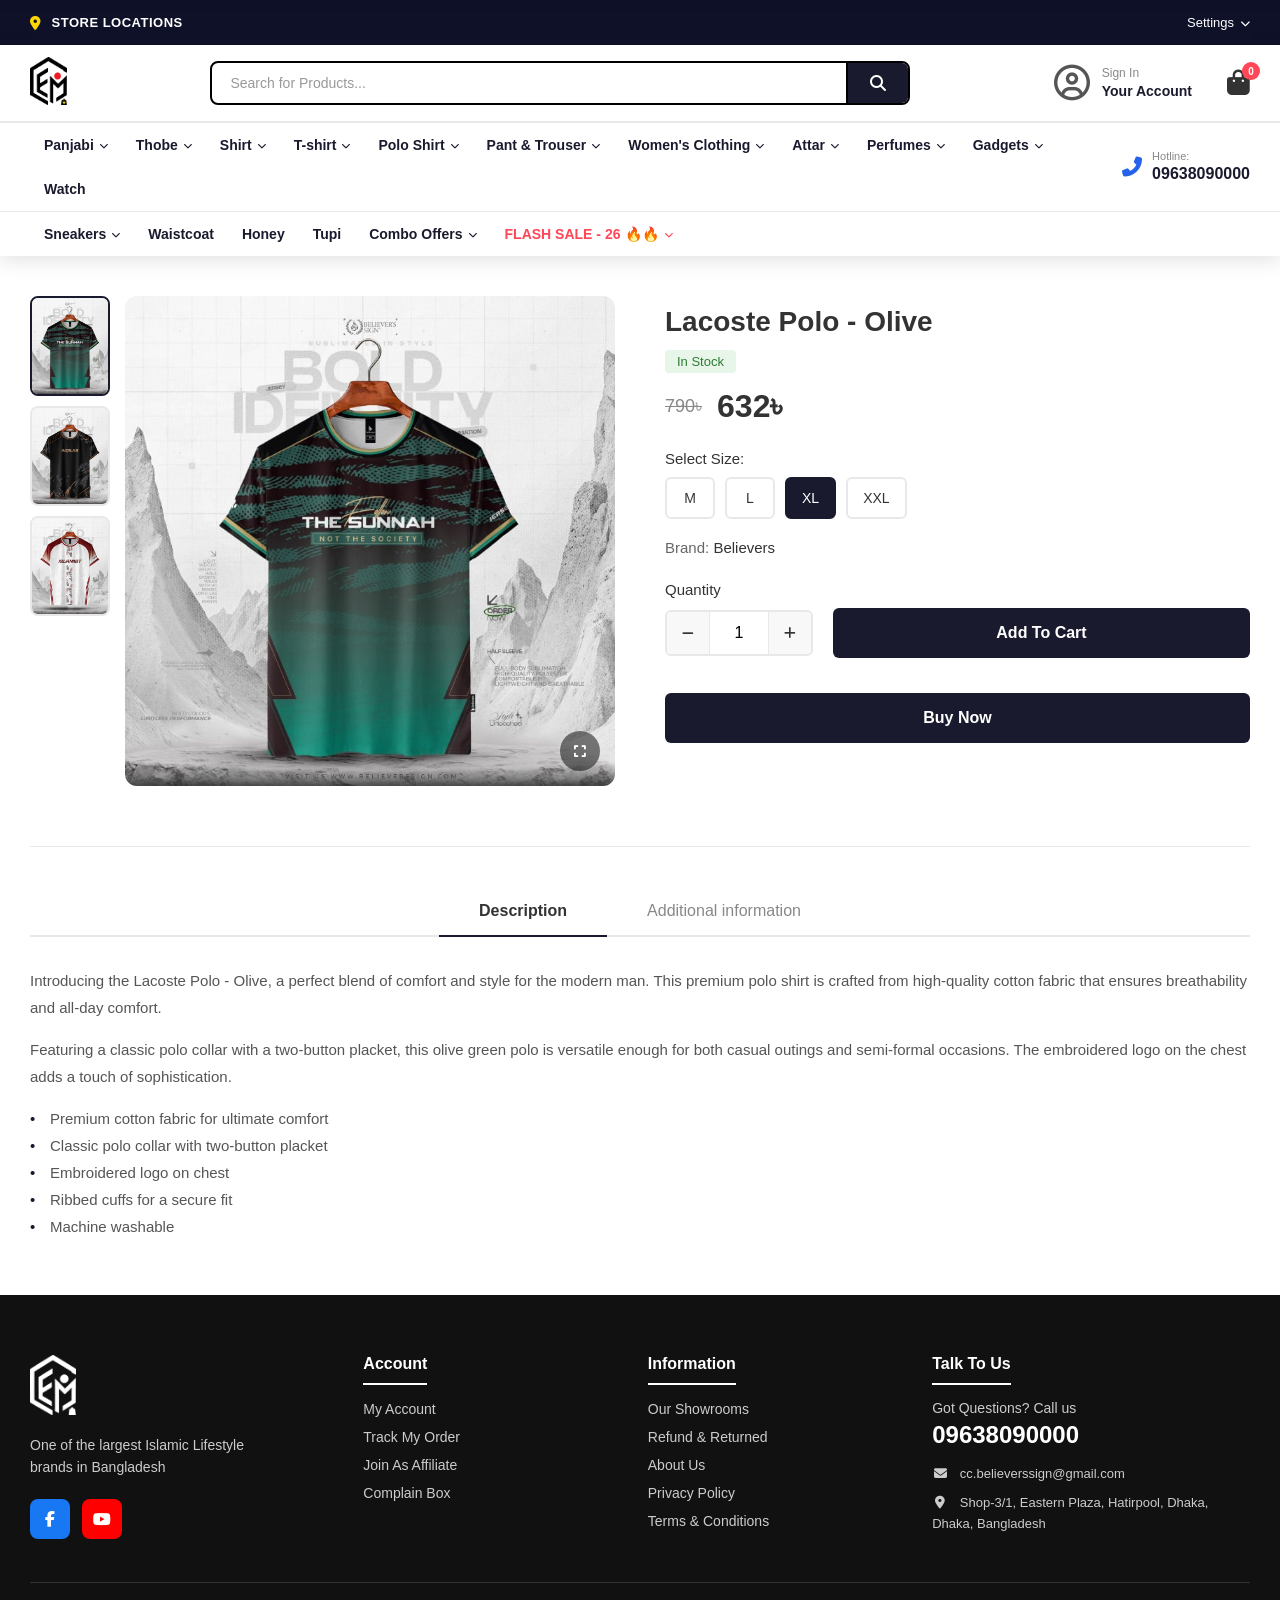
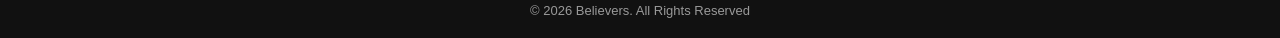
<file: shop-details.html>
<!DOCTYPE html>
<html lang="en">

<head>
    <meta charset="UTF-8">
    <meta name="viewport" content="width=device-width, initial-scale=1.0">
    <title>Believers - Your Store</title>
    <link rel="stylesheet" href="https://cdnjs.cloudflare.com/ajax/libs/font-awesome/6.4.0/css/all.min.css">
    <link rel="stylesheet" href="https://cdn.jsdelivr.net/npm/swiper@11/swiper-bundle.min.css">
    <link rel="stylesheet" href="style.css">
</head>

<body>
    <!-- Top Bar -->
    <div class="top-bar">
        <div class="top-bar-container">
            <a href="#" class="store-location">
                <i class="fas fa-map-marker-alt"></i>
                <span>STORE LOCATIONS</span>
            </a>
            <div class="settings-dropdown">
                <button class="settings-btn">
                    <span>Settings</span>
                    <i class="fas fa-chevron-down"></i>
                </button>
                <ul class="settings-menu">
                    <li><a href="#"><i class="fas fa-sign-in-alt"></i> Login</a></li>
                    <li><a href="#"><i class="fas fa-user-plus"></i> Register</a></li>
                    <li><a href="#"><i class="fas fa-truck"></i> Track Order</a></li>
                    <li><a href="#"><i class="fas fa-headset"></i> Help Center</a></li>
                </ul>
            </div>
        </div>
    </div>

    <!-- Main Header + Nav Wrapper -->
    <div class="header-wrapper">
        <!-- Main Header -->
        <header class="main-header">
            <div class="header-container">
                <button class="mobile-menu-toggle" id="mobileMenuToggle">
                    <i class="fas fa-bars"></i>
                </button>

                <button class="mobile-search-toggle" id="mobileSearchToggle">
                    <i class="fas fa-search"></i>
                </button>

                <div class="logo">
                    <a href="#">
                        <img src="logo.png" alt="Believers Logo">
                    </a>
                </div>

                <div class="search-bar" id="searchBar">
                    <input type="text" placeholder="Search for Products...">
                    <button class="search-btn">
                        <i class="fas fa-search"></i>
                    </button>
                </div>

                <div class="header-right">
                    <div class="user-account">
                        <i class="far fa-user-circle"></i>
                        <div class="account-text">
                            <span class="sign-in">Sign In</span>
                            <span class="your-account">Your Account</span>
                        </div>
                    </div>
                    <div class="cart-icon">
                        <i class="fas fa-shopping-bag"></i>
                        <span class="cart-count">0</span>
                    </div>
                </div>
            </div>
        </header>
        <nav class="desktop-nav">
            <div class="desktop-nav-container">
                <ul class="nav-list">
                    <li class="nav-item has-dropdown">
                        <a href="#">Panjabi <i class="fas fa-chevron-down"></i></a>
                        <ul class="submenu">
                            <li class="has-submenu">
                                <a href="#">Regular Panjabi <i class="fas fa-chevron-right"></i></a>
                                <ul class="sub-submenu">
                                    <li><a href="#">Cotton Panjabi</a></li>
                                    <li><a href="#">Linen Panjabi</a></li>
                                    <li><a href="#">Silk Panjabi</a></li>
                                </ul>
                            </li>
                            <li class="has-submenu">
                                <a href="#">Embroidered Panjabi <i class="fas fa-chevron-right"></i></a>
                                <ul class="sub-submenu">
                                    <li><a href="#">Hand Embroidered</a></li>
                                    <li><a href="#">Machine Embroidered</a></li>
                                </ul>
                            </li>
                            <li><a href="#">Printed Panjabi</a></li>
                            <li><a href="#">Premium Panjabi</a></li>
                        </ul>
                    </li>
                    <li class="nav-item has-dropdown">
                        <a href="#">Thobe <i class="fas fa-chevron-down"></i></a>
                        <ul class="submenu">
                            <li class="has-submenu">
                                <a href="#">Classic Thobe <i class="fas fa-chevron-right"></i></a>
                                <ul class="sub-submenu">
                                    <li><a href="#">White Thobe</a></li>
                                    <li><a href="#">Black Thobe</a></li>
                                    <li><a href="#">Navy Thobe</a></li>
                                </ul>
                            </li>
                            <li><a href="#">Modern Thobe</a></li>
                            <li><a href="#">Embroidered Thobe</a></li>
                        </ul>
                    </li>
                    <li class="nav-item has-dropdown">
                        <a href="#">Shirt <i class="fas fa-chevron-down"></i></a>
                        <ul class="submenu">
                            <li class="has-submenu">
                                <a href="#">Formal Shirt <i class="fas fa-chevron-right"></i></a>
                                <ul class="sub-submenu">
                                    <li><a href="#">Solid Color</a></li>
                                    <li><a href="#">Striped</a></li>
                                    <li><a href="#">Checked</a></li>
                                </ul>
                            </li>
                            <li><a href="#">Casual Shirt</a></li>
                            <li><a href="#">Printed Shirt</a></li>
                        </ul>
                    </li>
                    <li class="nav-item has-dropdown">
                        <a href="#">T-shirt <i class="fas fa-chevron-down"></i></a>
                        <ul class="submenu">
                            <li><a href="#">Polo T-shirt</a></li>
                            <li class="has-submenu">
                                <a href="#">Round Neck <i class="fas fa-chevron-right"></i></a>
                                <ul class="sub-submenu">
                                    <li><a href="#">Plain</a></li>
                                    <li><a href="#">Graphic</a></li>
                                    <li><a href="#">Printed</a></li>
                                </ul>
                            </li>
                            <li><a href="#">V-Neck</a></li>
                            <li><a href="#">Oversized</a></li>
                        </ul>
                    </li>
                    <li class="nav-item has-dropdown">
                        <a href="#">Polo Shirt <i class="fas fa-chevron-down"></i></a>
                        <ul class="submenu">
                            <li><a href="#">Classic Polo</a></li>
                            <li><a href="#">Premium Polo</a></li>
                            <li><a href="#">Striped Polo</a></li>
                        </ul>
                    </li>
                    <li class="nav-item has-dropdown">
                        <a href="#">Pant & Trouser <i class="fas fa-chevron-down"></i></a>
                        <ul class="submenu">
                            <li class="has-submenu">
                                <a href="#">Formal Trouser <i class="fas fa-chevron-right"></i></a>
                                <ul class="sub-submenu">
                                    <li><a href="#">Slim Fit</a></li>
                                    <li><a href="#">Regular Fit</a></li>
                                    <li><a href="#">Classic Fit</a></li>
                                </ul>
                            </li>
                            <li><a href="#">Chino Pant</a></li>
                            <li><a href="#">Slim Fit</a></li>
                            <li><a href="#">Regular Fit</a></li>
                        </ul>
                    </li>
                    <li class="nav-item has-dropdown">
                        <a href="#">Women's Clothing <i class="fas fa-chevron-down"></i></a>
                        <ul class="submenu">
                            <li class="has-submenu">
                                <a href="#">Kurti <i class="fas fa-chevron-right"></i></a>
                                <ul class="sub-submenu">
                                    <li><a href="#">Casual Kurti</a></li>
                                    <li><a href="#">Printed Kurti</a></li>
                                    <li><a href="#">Embroidered Kurti</a></li>
                                </ul>
                            </li>
                            <li><a href="#">Salwar Kameez</a></li>
                            <li><a href="#">Saree</a></li>
                            <li><a href="#">Abaya</a></li>
                        </ul>
                    </li>
                    <li class="nav-item has-dropdown">
                        <a href="#">Attar <i class="fas fa-chevron-down"></i></a>
                        <ul class="submenu">
                            <li><a href="#">Arabic Attar</a></li>
                            <li><a href="#">Indian Attar</a></li>
                            <li><a href="#">Floral Attar</a></li>
                            <li><a href="#">Woody Attar</a></li>
                        </ul>
                    </li>
                    <li class="nav-item has-dropdown">
                        <a href="#">Perfumes <i class="fas fa-chevron-down"></i></a>
                        <ul class="submenu">
                            <li class="has-submenu">
                                <a href="#">Men Perfumes <i class="fas fa-chevron-right"></i></a>
                                <ul class="sub-submenu">
                                    <li><a href="#">Woody</a></li>
                                    <li><a href="#">Fresh</a></li>
                                    <li><a href="#">Oriental</a></li>
                                </ul>
                            </li>
                            <li><a href="#">Women Perfumes</a></li>
                            <li><a href="#">Unisex Perfumes</a></li>
                            <li><a href="#">Body Spray</a></li>
                        </ul>
                    </li>
                    <li class="nav-item has-dropdown">
                        <a href="#">Gadgets <i class="fas fa-chevron-down"></i></a>
                        <ul class="submenu">
                            <li><a href="#">Headphones</a></li>
                            <li><a href="#">Speakers</a></li>
                            <li><a href="#">Chargers</a></li>
                            <li><a href="#">Smart Watches</a></li>
                        </ul>
                    </li>
                    <li class="nav-item">
                        <a href="#">Watch</a>
                    </li>
                </ul>
                <a href="tel:09638090000" class="hotline">
                    <i class="fas fa-phone-alt"></i>
                    <div class="hotline-text">
                        <span class="hotline-label">Hotline:</span>
                        <span class="hotline-number">09638090000</span>
                    </div>
                </a>
            </div>
            <div class="desktop-nav-container sub-nav">
                <ul class="nav-list">
                    <li class="nav-item has-dropdown">
                        <a href="#">Sneakers <i class="fas fa-chevron-down"></i></a>
                        <ul class="submenu">
                            <li><a href="#">Running</a></li>
                            <li><a href="#">Casual</a></li>
                            <li><a href="#">Sports</a></li>
                            <li><a href="#">Premium</a></li>
                        </ul>
                    </li>
                    <li class="nav-item">
                        <a href="#">Waistcoat</a>
                    </li>
                    <li class="nav-item">
                        <a href="#">Honey</a>
                    </li>
                    <li class="nav-item">
                        <a href="#">Tupi</a>
                    </li>
                    <li class="nav-item has-dropdown">
                        <a href="#">Combo Offers <i class="fas fa-chevron-down"></i></a>
                        <ul class="submenu">
                            <li><a href="#">Family Pack</a></li>
                            <li><a href="#">Gift Set</a></li>
                            <li><a href="#">Bundle Deal</a></li>
                        </ul>
                    </li>
                    <li class="nav-item has-dropdown flash-sale">
                        <a href="#">FLASH SALE - 26 <span class="fire-emoji">🔥🔥</span> <i
                                class="fas fa-chevron-down"></i></a>
                        <ul class="submenu">
                            <li><a href="#">50% Off</a></li>
                            <li><a href="#">Buy 1 Get 1</a></li>
                            <li><a href="#">Clearance</a></li>
                        </ul>
                    </li>
                </ul>
            </div>
        </nav>
    </div>

    <!-- Sticky Header (appears on scroll) -->
    <div class="sticky-header" id="stickyHeader">
        <!-- Sticky Top Bar -->
        <div class="sticky-top-bar">
            <div class="sticky-top-bar-container">
                <a href="#" class="store-location">
                    <i class="fas fa-map-marker-alt"></i>
                    <span>STORE LOCATIONS</span>
                </a>
                <div class="settings-dropdown">
                    <button class="settings-btn">
                        <span>Settings</span>
                        <i class="fas fa-chevron-down"></i>
                    </button>
                    <ul class="settings-menu">
                        <li><a href="#"><i class="fas fa-sign-in-alt"></i> Login</a></li>
                        <li><a href="#"><i class="fas fa-user-plus"></i> Register</a></li>
                        <li><a href="#"><i class="fas fa-truck"></i> Track Order</a></li>
                        <li><a href="#"><i class="fas fa-headset"></i> Help Center</a></li>
                    </ul>
                </div>
            </div>
        </div>
        <!-- Sticky Main Header -->
        <div class="sticky-header-container">
            <button class="mobile-menu-toggle sticky-menu-toggle" id="stickyMenuToggle">
                <i class="fas fa-bars"></i>
            </button>
            <div class="sticky-logo">
                <a href="#">
                    <img src="logo.png" alt="Believers Logo">
                </a>
            </div>
            <nav class="sticky-nav">
                <ul class="sticky-nav-list">
                    <li class="nav-item has-dropdown">
                        <a href="#">Panjabi <i class="fas fa-chevron-down"></i></a>
                        <ul class="submenu">
                            <li class="has-submenu">
                                <a href="#">Regular Panjabi <i class="fas fa-chevron-right"></i></a>
                                <ul class="sub-submenu">
                                    <li><a href="#">Cotton Panjabi</a></li>
                                    <li><a href="#">Linen Panjabi</a></li>
                                    <li><a href="#">Silk Panjabi</a></li>
                                </ul>
                            </li>
                            <li class="has-submenu">
                                <a href="#">Embroidered Panjabi <i class="fas fa-chevron-right"></i></a>
                                <ul class="sub-submenu">
                                    <li><a href="#">Hand Embroidered</a></li>
                                    <li><a href="#">Machine Embroidered</a></li>
                                </ul>
                            </li>
                            <li><a href="#">Printed Panjabi</a></li>
                            <li><a href="#">Premium Panjabi</a></li>
                        </ul>
                    </li>
                    <li class="nav-item has-dropdown">
                        <a href="#">Thobe <i class="fas fa-chevron-down"></i></a>
                        <ul class="submenu">
                            <li class="has-submenu">
                                <a href="#">Classic Thobe <i class="fas fa-chevron-right"></i></a>
                                <ul class="sub-submenu">
                                    <li><a href="#">White Thobe</a></li>
                                    <li><a href="#">Black Thobe</a></li>
                                    <li><a href="#">Navy Thobe</a></li>
                                </ul>
                            </li>
                            <li><a href="#">Modern Thobe</a></li>
                            <li><a href="#">Embroidered Thobe</a></li>
                        </ul>
                    </li>
                    <li class="nav-item has-dropdown">
                        <a href="#">Shirt <i class="fas fa-chevron-down"></i></a>
                        <ul class="submenu">
                            <li class="has-submenu">
                                <a href="#">Formal Shirt <i class="fas fa-chevron-right"></i></a>
                                <ul class="sub-submenu">
                                    <li><a href="#">Solid Color</a></li>
                                    <li><a href="#">Striped</a></li>
                                    <li><a href="#">Checked</a></li>
                                </ul>
                            </li>
                            <li><a href="#">Casual Shirt</a></li>
                            <li><a href="#">Printed Shirt</a></li>
                        </ul>
                    </li>
                    <li class="nav-item has-dropdown">
                        <a href="#">T-shirt <i class="fas fa-chevron-down"></i></a>
                        <ul class="submenu">
                            <li><a href="#">Polo T-shirt</a></li>
                            <li class="has-submenu">
                                <a href="#">Round Neck <i class="fas fa-chevron-right"></i></a>
                                <ul class="sub-submenu">
                                    <li><a href="#">Plain</a></li>
                                    <li><a href="#">Graphic</a></li>
                                    <li><a href="#">Printed</a></li>
                                </ul>
                            </li>
                            <li><a href="#">V-Neck</a></li>
                            <li><a href="#">Oversized</a></li>
                        </ul>
                    </li>
                    <li class="nav-item has-dropdown">
                        <a href="#">Polo Shirt <i class="fas fa-chevron-down"></i></a>
                        <ul class="submenu">
                            <li><a href="#">Classic Polo</a></li>
                            <li><a href="#">Premium Polo</a></li>
                            <li><a href="#">Striped Polo</a></li>
                        </ul>
                    </li>
                    <li class="nav-item has-dropdown">
                        <a href="#">Pant & Trouser <i class="fas fa-chevron-down"></i></a>
                        <ul class="submenu">
                            <li class="has-submenu">
                                <a href="#">Formal Trouser <i class="fas fa-chevron-right"></i></a>
                                <ul class="sub-submenu">
                                    <li><a href="#">Slim Fit</a></li>
                                    <li><a href="#">Regular Fit</a></li>
                                    <li><a href="#">Classic Fit</a></li>
                                </ul>
                            </li>
                            <li><a href="#">Chino Pant</a></li>
                            <li><a href="#">Slim Fit</a></li>
                            <li><a href="#">Regular Fit</a></li>
                        </ul>
                    </li>
                    <li class="nav-item has-dropdown">
                        <a href="#">Women's <i class="fas fa-chevron-down"></i></a>
                        <ul class="submenu">
                            <li class="has-submenu">
                                <a href="#">Kurti <i class="fas fa-chevron-right"></i></a>
                                <ul class="sub-submenu">
                                    <li><a href="#">Casual Kurti</a></li>
                                    <li><a href="#">Printed Kurti</a></li>
                                    <li><a href="#">Embroidered Kurti</a></li>
                                </ul>
                            </li>
                            <li><a href="#">Salwar Kameez</a></li>
                            <li><a href="#">Saree</a></li>
                            <li><a href="#">Abaya</a></li>
                        </ul>
                    </li>
                    <li class="nav-item has-dropdown">
                        <a href="#">Attar <i class="fas fa-chevron-down"></i></a>
                        <ul class="submenu">
                            <li><a href="#">Arabic Attar</a></li>
                            <li><a href="#">Indian Attar</a></li>
                            <li><a href="#">Floral Attar</a></li>
                            <li><a href="#">Woody Attar</a></li>
                        </ul>
                    </li>
                    <li class="nav-item has-dropdown">
                        <a href="#">Perfumes <i class="fas fa-chevron-down"></i></a>
                        <ul class="submenu">
                            <li class="has-submenu">
                                <a href="#">Men Perfumes <i class="fas fa-chevron-right"></i></a>
                                <ul class="sub-submenu">
                                    <li><a href="#">Woody</a></li>
                                    <li><a href="#">Fresh</a></li>
                                    <li><a href="#">Oriental</a></li>
                                </ul>
                            </li>
                            <li><a href="#">Women Perfumes</a></li>
                            <li><a href="#">Unisex Perfumes</a></li>
                            <li><a href="#">Body Spray</a></li>
                        </ul>
                    </li>
                    <li class="nav-item has-dropdown">
                        <a href="#">Gadgets <i class="fas fa-chevron-down"></i></a>
                        <ul class="submenu">
                            <li><a href="#">Headphones</a></li>
                            <li><a href="#">Speakers</a></li>
                            <li><a href="#">Chargers</a></li>
                            <li><a href="#">Smart Watches</a></li>
                        </ul>
                    </li>
                    <li class="nav-item">
                        <a href="#">Watch</a>
                    </li>
                </ul>
            </nav>
            <div class="sticky-actions">
                <a href="#" class="sticky-cart">
                    <i class="fas fa-shopping-bag"></i>
                    <span class="cart-count">0</span>
                </a>
            </div>
        </div>
    </div>

    <!-- Mobile Navigation Overlay -->
    <div class="mobile-nav-overlay" id="mobileNavOverlay"></div>

    <!-- Mobile Navigation -->
    <nav class="main-nav" id="mainNav">
        <div class="mobile-nav-header">
            <div class="mobile-nav-logo">
                <a href="#">
                    <img src="logo.png" alt="Believers Logo">
                </a>
            </div>
            <button class="mobile-nav-close" id="mobileNavClose">
                <i class="fas fa-times"></i>
            </button>
        </div>
        <ul class="mobile-nav-list">
            <li class="mobile-nav-item has-dropdown">
                <a href="#">Panjabi <i class="fas fa-chevron-down"></i></a>
                <ul class="mobile-submenu">
                    <li><a href="#">Regular Panjabi</a></li>
                    <li><a href="#">Embroidered Panjabi</a></li>
                    <li><a href="#">Printed Panjabi</a></li>
                    <li><a href="#">Premium Panjabi</a></li>
                </ul>
            </li>
            <li class="mobile-nav-item has-dropdown">
                <a href="#">Thobe <i class="fas fa-chevron-down"></i></a>
                <ul class="mobile-submenu">
                    <li><a href="#">Classic Thobe</a></li>
                    <li><a href="#">Modern Thobe</a></li>
                    <li><a href="#">Embroidered Thobe</a></li>
                </ul>
            </li>
            <li class="mobile-nav-item has-dropdown">
                <a href="#">Shirt <i class="fas fa-chevron-down"></i></a>
                <ul class="mobile-submenu">
                    <li><a href="#">Formal Shirt</a></li>
                    <li><a href="#">Casual Shirt</a></li>
                    <li><a href="#">Printed Shirt</a></li>
                </ul>
            </li>
            <li class="mobile-nav-item has-dropdown">
                <a href="#">T-shirt <i class="fas fa-chevron-down"></i></a>
                <ul class="mobile-submenu">
                    <li><a href="#">Polo T-shirt</a></li>
                    <li><a href="#">Round Neck</a></li>
                    <li><a href="#">V-Neck</a></li>
                    <li><a href="#">Oversized</a></li>
                </ul>
            </li>
            <li class="mobile-nav-item has-dropdown">
                <a href="#">Polo Shirt <i class="fas fa-chevron-down"></i></a>
                <ul class="mobile-submenu">
                    <li><a href="#">Classic Polo</a></li>
                    <li><a href="#">Premium Polo</a></li>
                    <li><a href="#">Striped Polo</a></li>
                </ul>
            </li>
            <li class="mobile-nav-item has-dropdown">
                <a href="#">Pant & Trouser <i class="fas fa-chevron-down"></i></a>
                <ul class="mobile-submenu">
                    <li><a href="#">Formal Trouser</a></li>
                    <li><a href="#">Chino Pant</a></li>
                    <li><a href="#">Slim Fit</a></li>
                    <li><a href="#">Regular Fit</a></li>
                </ul>
            </li>
            <li class="mobile-nav-item has-dropdown">
                <a href="#">Women's Clothing <i class="fas fa-chevron-down"></i></a>
                <ul class="mobile-submenu">
                    <li><a href="#">Kurti</a></li>
                    <li><a href="#">Salwar Kameez</a></li>
                    <li><a href="#">Saree</a></li>
                    <li><a href="#">Abaya</a></li>
                </ul>
            </li>
            <li class="mobile-nav-item has-dropdown">
                <a href="#">Attar <i class="fas fa-chevron-down"></i></a>
                <ul class="mobile-submenu">
                    <li><a href="#">Arabic Attar</a></li>
                    <li><a href="#">Indian Attar</a></li>
                    <li><a href="#">Floral Attar</a></li>
                    <li><a href="#">Woody Attar</a></li>
                </ul>
            </li>
            <li class="mobile-nav-item has-dropdown">
                <a href="#">Perfumes <i class="fas fa-chevron-down"></i></a>
                <ul class="mobile-submenu">
                    <li><a href="#">Men Perfumes</a></li>
                    <li><a href="#">Women Perfumes</a></li>
                    <li><a href="#">Unisex Perfumes</a></li>
                    <li><a href="#">Body Spray</a></li>
                </ul>
            </li>
            <li class="mobile-nav-item has-dropdown">
                <a href="#">Gadgets <i class="fas fa-chevron-down"></i></a>
                <ul class="mobile-submenu">
                    <li><a href="#">Headphones</a></li>
                    <li><a href="#">Speakers</a></li>
                    <li><a href="#">Chargers</a></li>
                    <li><a href="#">Smart Watches</a></li>
                </ul>
            </li>
            <li class="mobile-nav-item">
                <a href="#">Watch</a>
            </li>
            <li class="mobile-nav-item has-dropdown">
                <a href="#">Sneakers <i class="fas fa-chevron-down"></i></a>
                <ul class="mobile-submenu">
                    <li><a href="#">Running</a></li>
                    <li><a href="#">Casual</a></li>
                    <li><a href="#">Sports</a></li>
                    <li><a href="#">Premium</a></li>
                </ul>
            </li>
            <li class="mobile-nav-item">
                <a href="#">Waistcoat</a>
            </li>
            <li class="mobile-nav-item">
                <a href="#">Honey</a>
            </li>
            <li class="mobile-nav-item">
                <a href="#">Tupi</a>
            </li>
            <li class="mobile-nav-item has-dropdown">
                <a href="#">Combo Offers <i class="fas fa-chevron-down"></i></a>
                <ul class="mobile-submenu">
                    <li><a href="#">Family Pack</a></li>
                    <li><a href="#">Gift Set</a></li>
                    <li><a href="#">Bundle Deal</a></li>
                </ul>
            </li>
            <li class="mobile-nav-item has-dropdown flash-sale">
                <a href="#">FLASH SALE - 26 🔥🔥 <i class="fas fa-chevron-down"></i></a>
                <ul class="mobile-submenu">
                    <li><a href="#">50% Off</a></li>
                    <li><a href="#">Buy 1 Get 1</a></li>
                    <li><a href="#">Clearance</a></li>
                </ul>
            </li>
        </ul>
    </nav>

    <!-- Product Detail Section -->
    <main class="product-detail-page">
        <div class="product-detail-container">
            <!-- Product Images -->
            <div class="product-gallery">
                <div class="gallery-thumbnails">
                    <div class="thumb-item active">
                        <img src="assets/img/shop/product_hover-745-20260202100719.jpg" alt="Thumbnail 1">
                    </div>
                    <div class="thumb-item">
                        <img src="assets/img/shop/product_hover-746-20260202101542.jpg" alt="Thumbnail 2">
                    </div>
                    <div class="thumb-item">
                        <img src="assets/img/shop/product_hover-747-20260202101906.jpg" alt="Thumbnail 3">
                    </div>
                </div>
                <div class="gallery-main">
                    <img src="assets/img/shop/product_hover-745-20260202100719.jpg" alt="Lacoste Polo - Olive" id="mainProductImage">
                    <button class="zoom-btn"><i class="fas fa-expand"></i></button>
                </div>
            </div>

            <!-- Product Info -->
            <div class="product-detail-info">
                <h1 class="product-detail-title">Lacoste Polo - Olive</h1>
                <span class="stock-status in-stock">In Stock</span>
                <div class="product-detail-price">
                    <del>790&#2547;</del>
                    <ins>632&#2547;</ins>
                </div>

                <div class="product-options">
                    <label class="option-label">Select Size:</label>
                    <div class="size-options">
                        <button class="size-btn">M</button>
                        <button class="size-btn">L</button>
                        <button class="size-btn active">XL</button>
                        <button class="size-btn">XXL</button>
                    </div>
                </div>

                <div class="product-brand">
                    <span class="brand-label">Brand:</span>
                    <span class="brand-name">Believers</span>
                </div>

                <div class="product-quantity-section">
                    <label class="option-label">Quantity</label>
                    <div class="quantity-row">
                        <div class="quantity-selector">
                            <button class="qty-btn minus"><i class="fas fa-minus"></i></button>
                            <input type="number" value="1" min="1" max="10" class="qty-input">
                            <button class="qty-btn plus"><i class="fas fa-plus"></i></button>
                        </div>
                        <button class="btn-add-to-cart">Add To Cart</button>
                    </div>
                </div>

                <button class="btn-buy-now">Buy Now</button>
            </div>
        </div>

        <!-- Product Tabs -->
        <div class="product-tabs-section">
            <div class="tabs-container">
                <div class="tabs-nav">
                    <button class="tab-btn active" data-tab="description">Description</button>
                    <button class="tab-btn" data-tab="additional-info">Additional information</button>
                </div>
                <div class="tabs-content">
                    <!-- Description Tab -->
                    <div class="tab-pane active" id="description">
                        <p>Introducing the Lacoste Polo - Olive, a perfect blend of comfort and style for the modern man. This premium polo shirt is crafted from high-quality cotton fabric that ensures breathability and all-day comfort.</p>
                        <p>Featuring a classic polo collar with a two-button placket, this olive green polo is versatile enough for both casual outings and semi-formal occasions. The embroidered logo on the chest adds a touch of sophistication.</p>
                        <ul class="description-list">
                            <li>Premium cotton fabric for ultimate comfort</li>
                            <li>Classic polo collar with two-button placket</li>
                            <li>Embroidered logo on chest</li>
                            <li>Ribbed cuffs for a secure fit</li>
                            <li>Machine washable</li>
                        </ul>
                    </div>
                    <!-- Additional Information Tab -->
                    <div class="tab-pane" id="additional-info">
                        <table class="additional-info-table">
                            <tbody>
                                <tr>
                                    <th>Color</th>
                                    <td>Olive</td>
                                </tr>
                                <tr>
                                    <th>Size</th>
                                    <td>M, L, XL, XXL</td>
                                </tr>
                                <tr>
                                    <th>Material</th>
                                    <td>100% Cotton</td>
                                </tr>
                                <tr>
                                    <th>Weight</th>
                                    <td>250g</td>
                                </tr>
                                <tr>
                                    <th>Care Instructions</th>
                                    <td>Machine wash cold, Tumble dry low</td>
                                </tr>
                            </tbody>
                        </table>
                    </div>
                </div>
            </div>
        </div>
    </main>

    <!-- Footer -->
    <footer class="site-footer">
        <div class="footer-container">
            <div class="footer-columns">
                <!-- Column 1: Brand -->
                <div class="footer-col footer-brand">
                    <a href="#" class="footer-logo">
                        <img src="logo.png" alt="Believers Logo">
                    </a>
                    <p class="footer-tagline">One of the largest Islamic Lifestyle brands in Bangladesh</p>
                    <div class="footer-social">
                        <a href="#" class="social-icon social-facebook"><i class="fab fa-facebook-f"></i></a>
                        <a href="#" class="social-icon social-youtube"><i class="fab fa-youtube"></i></a>
                    </div>
                </div>

                <!-- Column 2: Account -->
                <div class="footer-col">
                    <h4 class="footer-heading">Account</h4>
                    <ul class="footer-links">
                        <li><a href="#">My Account</a></li>
                        <li><a href="#">Track My Order</a></li>
                        <li><a href="#">Join As Affiliate</a></li>
                        <li><a href="#">Complain Box</a></li>
                    </ul>
                </div>

                <!-- Column 3: Information -->
                <div class="footer-col">
                    <h4 class="footer-heading">Information</h4>
                    <ul class="footer-links">
                        <li><a href="#">Our Showrooms</a></li>
                        <li><a href="#">Refund & Returned</a></li>
                        <li><a href="#">About Us</a></li>
                        <li><a href="#">Privacy Policy</a></li>
                        <li><a href="#">Terms & Conditions</a></li>
                    </ul>
                </div>

                <!-- Column 4: Talk To Us -->
                <div class="footer-col">
                    <h4 class="footer-heading">Talk To Us</h4>
                    <p class="footer-subtitle">Got Questions? Call us</p>
                    <a href="tel:09638090000" class="footer-phone">09638090000</a>
                    <div class="footer-contact">
                        <p><i class="fas fa-envelope"></i> cc.believerssign@gmail.com</p>
                        <p><i class="fas fa-map-marker-alt"></i> Shop-3/1, Eastern Plaza, Hatirpool, Dhaka, Dhaka,
                            Bangladesh</p>
                    </div>
                </div>
            </div>

            <!-- Footer Bottom -->
            <div class="footer-bottom">
                <p>&copy; 2026 Believers. All Rights Reserved</p>
            </div>
        </div>
    </footer>

    <!-- Scroll to Top Button -->
    <button class="scroll-top" id="scrollTop">
        <i class="fas fa-chevron-up"></i>
    </button>

    <script src="https://cdn.jsdelivr.net/npm/swiper@11/swiper-bundle.min.js"></script>
    <script src="main.js"></script>
</body>

</html>
</file>
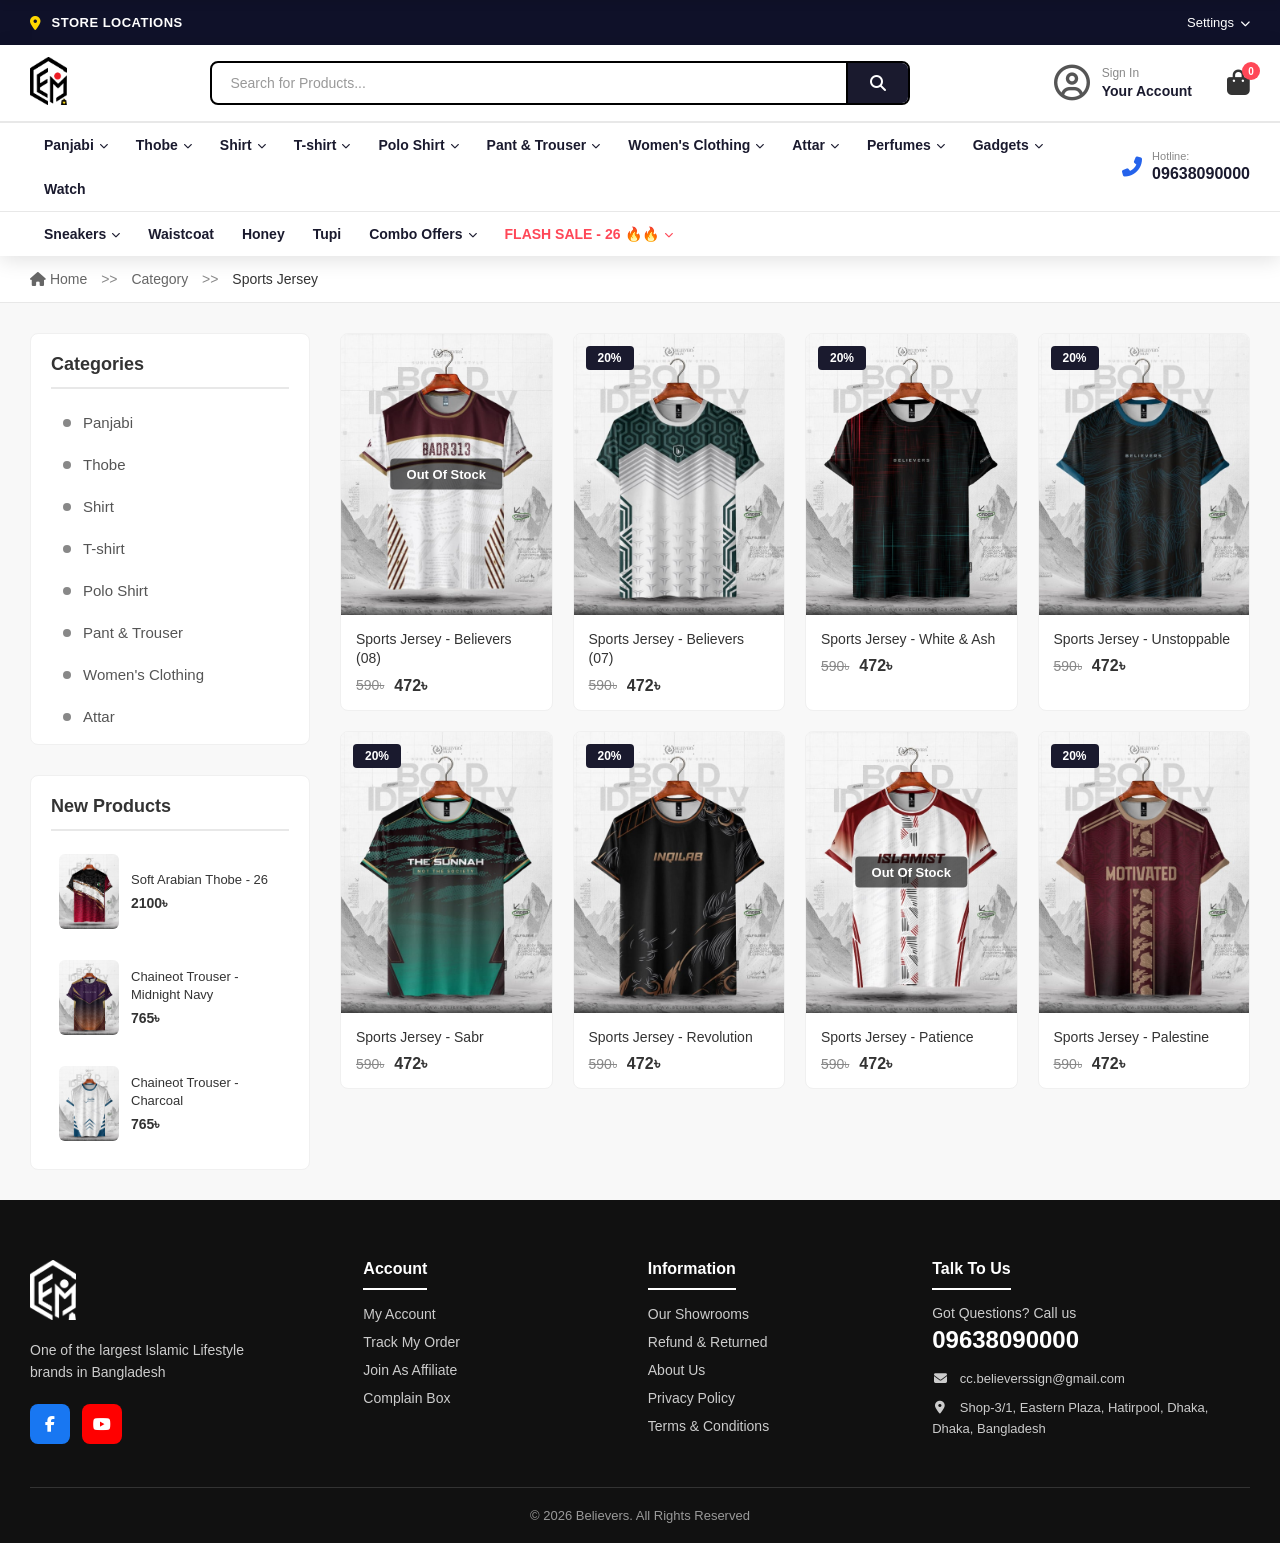
<file: shop.html>
<!DOCTYPE html>
<html lang="en">

<head>
    <meta charset="UTF-8">
    <meta name="viewport" content="width=device-width, initial-scale=1.0">
    <title>Believers - Your Store</title>
    <link rel="stylesheet" href="https://cdnjs.cloudflare.com/ajax/libs/font-awesome/6.4.0/css/all.min.css">
    <link rel="stylesheet" href="https://cdn.jsdelivr.net/npm/swiper@11/swiper-bundle.min.css">
    <link rel="stylesheet" href="style.css">
</head>

<body>
    <!-- Top Bar -->
    <div class="top-bar">
        <div class="top-bar-container">
            <a href="#" class="store-location">
                <i class="fas fa-map-marker-alt"></i>
                <span>STORE LOCATIONS</span>
            </a>
            <div class="settings-dropdown">
                <button class="settings-btn">
                    <span>Settings</span>
                    <i class="fas fa-chevron-down"></i>
                </button>
                <ul class="settings-menu">
                    <li><a href="#"><i class="fas fa-sign-in-alt"></i> Login</a></li>
                    <li><a href="#"><i class="fas fa-user-plus"></i> Register</a></li>
                    <li><a href="#"><i class="fas fa-truck"></i> Track Order</a></li>
                    <li><a href="#"><i class="fas fa-headset"></i> Help Center</a></li>
                </ul>
            </div>
        </div>
    </div>

    <!-- Main Header + Nav Wrapper -->
    <div class="header-wrapper">
        <!-- Main Header -->
        <header class="main-header">
            <div class="header-container">
                <button class="mobile-menu-toggle" id="mobileMenuToggle">
                    <i class="fas fa-bars"></i>
                </button>

                <button class="mobile-search-toggle" id="mobileSearchToggle">
                    <i class="fas fa-search"></i>
                </button>

                <div class="logo">
                    <a href="#">
                        <img src="logo.png" alt="Believers Logo">
                    </a>
                </div>

                <div class="search-bar" id="searchBar">
                    <input type="text" placeholder="Search for Products...">
                    <button class="search-btn">
                        <i class="fas fa-search"></i>
                    </button>
                </div>

                <div class="header-right">
                    <div class="user-account">
                        <i class="far fa-user-circle"></i>
                        <div class="account-text">
                            <span class="sign-in">Sign In</span>
                            <span class="your-account">Your Account</span>
                        </div>
                    </div>
                    <div class="cart-icon">
                        <i class="fas fa-shopping-bag"></i>
                        <span class="cart-count">0</span>
                    </div>
                </div>
            </div>
        </header>
        <nav class="desktop-nav">
            <div class="desktop-nav-container">
                <ul class="nav-list">
                    <li class="nav-item has-dropdown">
                        <a href="#">Panjabi <i class="fas fa-chevron-down"></i></a>
                        <ul class="submenu">
                            <li class="has-submenu">
                                <a href="#">Regular Panjabi <i class="fas fa-chevron-right"></i></a>
                                <ul class="sub-submenu">
                                    <li><a href="#">Cotton Panjabi</a></li>
                                    <li><a href="#">Linen Panjabi</a></li>
                                    <li><a href="#">Silk Panjabi</a></li>
                                </ul>
                            </li>
                            <li class="has-submenu">
                                <a href="#">Embroidered Panjabi <i class="fas fa-chevron-right"></i></a>
                                <ul class="sub-submenu">
                                    <li><a href="#">Hand Embroidered</a></li>
                                    <li><a href="#">Machine Embroidered</a></li>
                                </ul>
                            </li>
                            <li><a href="#">Printed Panjabi</a></li>
                            <li><a href="#">Premium Panjabi</a></li>
                        </ul>
                    </li>
                    <li class="nav-item has-dropdown">
                        <a href="#">Thobe <i class="fas fa-chevron-down"></i></a>
                        <ul class="submenu">
                            <li class="has-submenu">
                                <a href="#">Classic Thobe <i class="fas fa-chevron-right"></i></a>
                                <ul class="sub-submenu">
                                    <li><a href="#">White Thobe</a></li>
                                    <li><a href="#">Black Thobe</a></li>
                                    <li><a href="#">Navy Thobe</a></li>
                                </ul>
                            </li>
                            <li><a href="#">Modern Thobe</a></li>
                            <li><a href="#">Embroidered Thobe</a></li>
                        </ul>
                    </li>
                    <li class="nav-item has-dropdown">
                        <a href="#">Shirt <i class="fas fa-chevron-down"></i></a>
                        <ul class="submenu">
                            <li class="has-submenu">
                                <a href="#">Formal Shirt <i class="fas fa-chevron-right"></i></a>
                                <ul class="sub-submenu">
                                    <li><a href="#">Solid Color</a></li>
                                    <li><a href="#">Striped</a></li>
                                    <li><a href="#">Checked</a></li>
                                </ul>
                            </li>
                            <li><a href="#">Casual Shirt</a></li>
                            <li><a href="#">Printed Shirt</a></li>
                        </ul>
                    </li>
                    <li class="nav-item has-dropdown">
                        <a href="#">T-shirt <i class="fas fa-chevron-down"></i></a>
                        <ul class="submenu">
                            <li><a href="#">Polo T-shirt</a></li>
                            <li class="has-submenu">
                                <a href="#">Round Neck <i class="fas fa-chevron-right"></i></a>
                                <ul class="sub-submenu">
                                    <li><a href="#">Plain</a></li>
                                    <li><a href="#">Graphic</a></li>
                                    <li><a href="#">Printed</a></li>
                                </ul>
                            </li>
                            <li><a href="#">V-Neck</a></li>
                            <li><a href="#">Oversized</a></li>
                        </ul>
                    </li>
                    <li class="nav-item has-dropdown">
                        <a href="#">Polo Shirt <i class="fas fa-chevron-down"></i></a>
                        <ul class="submenu">
                            <li><a href="#">Classic Polo</a></li>
                            <li><a href="#">Premium Polo</a></li>
                            <li><a href="#">Striped Polo</a></li>
                        </ul>
                    </li>
                    <li class="nav-item has-dropdown">
                        <a href="#">Pant & Trouser <i class="fas fa-chevron-down"></i></a>
                        <ul class="submenu">
                            <li class="has-submenu">
                                <a href="#">Formal Trouser <i class="fas fa-chevron-right"></i></a>
                                <ul class="sub-submenu">
                                    <li><a href="#">Slim Fit</a></li>
                                    <li><a href="#">Regular Fit</a></li>
                                    <li><a href="#">Classic Fit</a></li>
                                </ul>
                            </li>
                            <li><a href="#">Chino Pant</a></li>
                            <li><a href="#">Slim Fit</a></li>
                            <li><a href="#">Regular Fit</a></li>
                        </ul>
                    </li>
                    <li class="nav-item has-dropdown">
                        <a href="#">Women's Clothing <i class="fas fa-chevron-down"></i></a>
                        <ul class="submenu">
                            <li class="has-submenu">
                                <a href="#">Kurti <i class="fas fa-chevron-right"></i></a>
                                <ul class="sub-submenu">
                                    <li><a href="#">Casual Kurti</a></li>
                                    <li><a href="#">Printed Kurti</a></li>
                                    <li><a href="#">Embroidered Kurti</a></li>
                                </ul>
                            </li>
                            <li><a href="#">Salwar Kameez</a></li>
                            <li><a href="#">Saree</a></li>
                            <li><a href="#">Abaya</a></li>
                        </ul>
                    </li>
                    <li class="nav-item has-dropdown">
                        <a href="#">Attar <i class="fas fa-chevron-down"></i></a>
                        <ul class="submenu">
                            <li><a href="#">Arabic Attar</a></li>
                            <li><a href="#">Indian Attar</a></li>
                            <li><a href="#">Floral Attar</a></li>
                            <li><a href="#">Woody Attar</a></li>
                        </ul>
                    </li>
                    <li class="nav-item has-dropdown">
                        <a href="#">Perfumes <i class="fas fa-chevron-down"></i></a>
                        <ul class="submenu">
                            <li class="has-submenu">
                                <a href="#">Men Perfumes <i class="fas fa-chevron-right"></i></a>
                                <ul class="sub-submenu">
                                    <li><a href="#">Woody</a></li>
                                    <li><a href="#">Fresh</a></li>
                                    <li><a href="#">Oriental</a></li>
                                </ul>
                            </li>
                            <li><a href="#">Women Perfumes</a></li>
                            <li><a href="#">Unisex Perfumes</a></li>
                            <li><a href="#">Body Spray</a></li>
                        </ul>
                    </li>
                    <li class="nav-item has-dropdown">
                        <a href="#">Gadgets <i class="fas fa-chevron-down"></i></a>
                        <ul class="submenu">
                            <li><a href="#">Headphones</a></li>
                            <li><a href="#">Speakers</a></li>
                            <li><a href="#">Chargers</a></li>
                            <li><a href="#">Smart Watches</a></li>
                        </ul>
                    </li>
                    <li class="nav-item">
                        <a href="#">Watch</a>
                    </li>
                </ul>
                <a href="tel:09638090000" class="hotline">
                    <i class="fas fa-phone-alt"></i>
                    <div class="hotline-text">
                        <span class="hotline-label">Hotline:</span>
                        <span class="hotline-number">09638090000</span>
                    </div>
                </a>
            </div>
            <div class="desktop-nav-container sub-nav">
                <ul class="nav-list">
                    <li class="nav-item has-dropdown">
                        <a href="#">Sneakers <i class="fas fa-chevron-down"></i></a>
                        <ul class="submenu">
                            <li><a href="#">Running</a></li>
                            <li><a href="#">Casual</a></li>
                            <li><a href="#">Sports</a></li>
                            <li><a href="#">Premium</a></li>
                        </ul>
                    </li>
                    <li class="nav-item">
                        <a href="#">Waistcoat</a>
                    </li>
                    <li class="nav-item">
                        <a href="#">Honey</a>
                    </li>
                    <li class="nav-item">
                        <a href="#">Tupi</a>
                    </li>
                    <li class="nav-item has-dropdown">
                        <a href="#">Combo Offers <i class="fas fa-chevron-down"></i></a>
                        <ul class="submenu">
                            <li><a href="#">Family Pack</a></li>
                            <li><a href="#">Gift Set</a></li>
                            <li><a href="#">Bundle Deal</a></li>
                        </ul>
                    </li>
                    <li class="nav-item has-dropdown flash-sale">
                        <a href="#">FLASH SALE - 26 <span class="fire-emoji">🔥🔥</span> <i
                                class="fas fa-chevron-down"></i></a>
                        <ul class="submenu">
                            <li><a href="#">50% Off</a></li>
                            <li><a href="#">Buy 1 Get 1</a></li>
                            <li><a href="#">Clearance</a></li>
                        </ul>
                    </li>
                </ul>
            </div>
        </nav>
    </div>

    <!-- Sticky Header (appears on scroll) -->
    <div class="sticky-header" id="stickyHeader">
        <!-- Sticky Top Bar -->
        <div class="sticky-top-bar">
            <div class="sticky-top-bar-container">
                <a href="#" class="store-location">
                    <i class="fas fa-map-marker-alt"></i>
                    <span>STORE LOCATIONS</span>
                </a>
                <div class="settings-dropdown">
                    <button class="settings-btn">
                        <span>Settings</span>
                        <i class="fas fa-chevron-down"></i>
                    </button>
                    <ul class="settings-menu">
                        <li><a href="#"><i class="fas fa-sign-in-alt"></i> Login</a></li>
                        <li><a href="#"><i class="fas fa-user-plus"></i> Register</a></li>
                        <li><a href="#"><i class="fas fa-truck"></i> Track Order</a></li>
                        <li><a href="#"><i class="fas fa-headset"></i> Help Center</a></li>
                    </ul>
                </div>
            </div>
        </div>
        <!-- Sticky Main Header -->
        <div class="sticky-header-container">
            <button class="mobile-menu-toggle sticky-menu-toggle" id="stickyMenuToggle">
                <i class="fas fa-bars"></i>
            </button>
            <div class="sticky-logo">
                <a href="#">
                    <img src="logo.png" alt="Believers Logo">
                </a>
            </div>
            <nav class="sticky-nav">
                <ul class="sticky-nav-list">
                    <li class="nav-item has-dropdown">
                        <a href="#">Panjabi <i class="fas fa-chevron-down"></i></a>
                        <ul class="submenu">
                            <li class="has-submenu">
                                <a href="#">Regular Panjabi <i class="fas fa-chevron-right"></i></a>
                                <ul class="sub-submenu">
                                    <li><a href="#">Cotton Panjabi</a></li>
                                    <li><a href="#">Linen Panjabi</a></li>
                                    <li><a href="#">Silk Panjabi</a></li>
                                </ul>
                            </li>
                            <li class="has-submenu">
                                <a href="#">Embroidered Panjabi <i class="fas fa-chevron-right"></i></a>
                                <ul class="sub-submenu">
                                    <li><a href="#">Hand Embroidered</a></li>
                                    <li><a href="#">Machine Embroidered</a></li>
                                </ul>
                            </li>
                            <li><a href="#">Printed Panjabi</a></li>
                            <li><a href="#">Premium Panjabi</a></li>
                        </ul>
                    </li>
                    <li class="nav-item has-dropdown">
                        <a href="#">Thobe <i class="fas fa-chevron-down"></i></a>
                        <ul class="submenu">
                            <li class="has-submenu">
                                <a href="#">Classic Thobe <i class="fas fa-chevron-right"></i></a>
                                <ul class="sub-submenu">
                                    <li><a href="#">White Thobe</a></li>
                                    <li><a href="#">Black Thobe</a></li>
                                    <li><a href="#">Navy Thobe</a></li>
                                </ul>
                            </li>
                            <li><a href="#">Modern Thobe</a></li>
                            <li><a href="#">Embroidered Thobe</a></li>
                        </ul>
                    </li>
                    <li class="nav-item has-dropdown">
                        <a href="#">Shirt <i class="fas fa-chevron-down"></i></a>
                        <ul class="submenu">
                            <li class="has-submenu">
                                <a href="#">Formal Shirt <i class="fas fa-chevron-right"></i></a>
                                <ul class="sub-submenu">
                                    <li><a href="#">Solid Color</a></li>
                                    <li><a href="#">Striped</a></li>
                                    <li><a href="#">Checked</a></li>
                                </ul>
                            </li>
                            <li><a href="#">Casual Shirt</a></li>
                            <li><a href="#">Printed Shirt</a></li>
                        </ul>
                    </li>
                    <li class="nav-item has-dropdown">
                        <a href="#">T-shirt <i class="fas fa-chevron-down"></i></a>
                        <ul class="submenu">
                            <li><a href="#">Polo T-shirt</a></li>
                            <li class="has-submenu">
                                <a href="#">Round Neck <i class="fas fa-chevron-right"></i></a>
                                <ul class="sub-submenu">
                                    <li><a href="#">Plain</a></li>
                                    <li><a href="#">Graphic</a></li>
                                    <li><a href="#">Printed</a></li>
                                </ul>
                            </li>
                            <li><a href="#">V-Neck</a></li>
                            <li><a href="#">Oversized</a></li>
                        </ul>
                    </li>
                    <li class="nav-item has-dropdown">
                        <a href="#">Polo Shirt <i class="fas fa-chevron-down"></i></a>
                        <ul class="submenu">
                            <li><a href="#">Classic Polo</a></li>
                            <li><a href="#">Premium Polo</a></li>
                            <li><a href="#">Striped Polo</a></li>
                        </ul>
                    </li>
                    <li class="nav-item has-dropdown">
                        <a href="#">Pant & Trouser <i class="fas fa-chevron-down"></i></a>
                        <ul class="submenu">
                            <li class="has-submenu">
                                <a href="#">Formal Trouser <i class="fas fa-chevron-right"></i></a>
                                <ul class="sub-submenu">
                                    <li><a href="#">Slim Fit</a></li>
                                    <li><a href="#">Regular Fit</a></li>
                                    <li><a href="#">Classic Fit</a></li>
                                </ul>
                            </li>
                            <li><a href="#">Chino Pant</a></li>
                            <li><a href="#">Slim Fit</a></li>
                            <li><a href="#">Regular Fit</a></li>
                        </ul>
                    </li>
                    <li class="nav-item has-dropdown">
                        <a href="#">Women's <i class="fas fa-chevron-down"></i></a>
                        <ul class="submenu">
                            <li class="has-submenu">
                                <a href="#">Kurti <i class="fas fa-chevron-right"></i></a>
                                <ul class="sub-submenu">
                                    <li><a href="#">Casual Kurti</a></li>
                                    <li><a href="#">Printed Kurti</a></li>
                                    <li><a href="#">Embroidered Kurti</a></li>
                                </ul>
                            </li>
                            <li><a href="#">Salwar Kameez</a></li>
                            <li><a href="#">Saree</a></li>
                            <li><a href="#">Abaya</a></li>
                        </ul>
                    </li>
                    <li class="nav-item has-dropdown">
                        <a href="#">Attar <i class="fas fa-chevron-down"></i></a>
                        <ul class="submenu">
                            <li><a href="#">Arabic Attar</a></li>
                            <li><a href="#">Indian Attar</a></li>
                            <li><a href="#">Floral Attar</a></li>
                            <li><a href="#">Woody Attar</a></li>
                        </ul>
                    </li>
                    <li class="nav-item has-dropdown">
                        <a href="#">Perfumes <i class="fas fa-chevron-down"></i></a>
                        <ul class="submenu">
                            <li class="has-submenu">
                                <a href="#">Men Perfumes <i class="fas fa-chevron-right"></i></a>
                                <ul class="sub-submenu">
                                    <li><a href="#">Woody</a></li>
                                    <li><a href="#">Fresh</a></li>
                                    <li><a href="#">Oriental</a></li>
                                </ul>
                            </li>
                            <li><a href="#">Women Perfumes</a></li>
                            <li><a href="#">Unisex Perfumes</a></li>
                            <li><a href="#">Body Spray</a></li>
                        </ul>
                    </li>
                    <li class="nav-item has-dropdown">
                        <a href="#">Gadgets <i class="fas fa-chevron-down"></i></a>
                        <ul class="submenu">
                            <li><a href="#">Headphones</a></li>
                            <li><a href="#">Speakers</a></li>
                            <li><a href="#">Chargers</a></li>
                            <li><a href="#">Smart Watches</a></li>
                        </ul>
                    </li>
                    <li class="nav-item">
                        <a href="#">Watch</a>
                    </li>
                </ul>
            </nav>
            <div class="sticky-actions">
                <a href="#" class="sticky-cart">
                    <i class="fas fa-shopping-bag"></i>
                    <span class="cart-count">0</span>
                </a>
            </div>
        </div>
    </div>

    <!-- Mobile Navigation Overlay -->
    <div class="mobile-nav-overlay" id="mobileNavOverlay"></div>

    <!-- Mobile Navigation -->
    <nav class="main-nav" id="mainNav">
        <div class="mobile-nav-header">
            <div class="mobile-nav-logo">
                <a href="#">
                    <img src="logo.png" alt="Believers Logo">
                </a>
            </div>
            <button class="mobile-nav-close" id="mobileNavClose">
                <i class="fas fa-times"></i>
            </button>
        </div>
        <ul class="mobile-nav-list">
            <li class="mobile-nav-item has-dropdown">
                <a href="#">Panjabi <i class="fas fa-chevron-down"></i></a>
                <ul class="mobile-submenu">
                    <li><a href="#">Regular Panjabi</a></li>
                    <li><a href="#">Embroidered Panjabi</a></li>
                    <li><a href="#">Printed Panjabi</a></li>
                    <li><a href="#">Premium Panjabi</a></li>
                </ul>
            </li>
            <li class="mobile-nav-item has-dropdown">
                <a href="#">Thobe <i class="fas fa-chevron-down"></i></a>
                <ul class="mobile-submenu">
                    <li><a href="#">Classic Thobe</a></li>
                    <li><a href="#">Modern Thobe</a></li>
                    <li><a href="#">Embroidered Thobe</a></li>
                </ul>
            </li>
            <li class="mobile-nav-item has-dropdown">
                <a href="#">Shirt <i class="fas fa-chevron-down"></i></a>
                <ul class="mobile-submenu">
                    <li><a href="#">Formal Shirt</a></li>
                    <li><a href="#">Casual Shirt</a></li>
                    <li><a href="#">Printed Shirt</a></li>
                </ul>
            </li>
            <li class="mobile-nav-item has-dropdown">
                <a href="#">T-shirt <i class="fas fa-chevron-down"></i></a>
                <ul class="mobile-submenu">
                    <li><a href="#">Polo T-shirt</a></li>
                    <li><a href="#">Round Neck</a></li>
                    <li><a href="#">V-Neck</a></li>
                    <li><a href="#">Oversized</a></li>
                </ul>
            </li>
            <li class="mobile-nav-item has-dropdown">
                <a href="#">Polo Shirt <i class="fas fa-chevron-down"></i></a>
                <ul class="mobile-submenu">
                    <li><a href="#">Classic Polo</a></li>
                    <li><a href="#">Premium Polo</a></li>
                    <li><a href="#">Striped Polo</a></li>
                </ul>
            </li>
            <li class="mobile-nav-item has-dropdown">
                <a href="#">Pant & Trouser <i class="fas fa-chevron-down"></i></a>
                <ul class="mobile-submenu">
                    <li><a href="#">Formal Trouser</a></li>
                    <li><a href="#">Chino Pant</a></li>
                    <li><a href="#">Slim Fit</a></li>
                    <li><a href="#">Regular Fit</a></li>
                </ul>
            </li>
            <li class="mobile-nav-item has-dropdown">
                <a href="#">Women's Clothing <i class="fas fa-chevron-down"></i></a>
                <ul class="mobile-submenu">
                    <li><a href="#">Kurti</a></li>
                    <li><a href="#">Salwar Kameez</a></li>
                    <li><a href="#">Saree</a></li>
                    <li><a href="#">Abaya</a></li>
                </ul>
            </li>
            <li class="mobile-nav-item has-dropdown">
                <a href="#">Attar <i class="fas fa-chevron-down"></i></a>
                <ul class="mobile-submenu">
                    <li><a href="#">Arabic Attar</a></li>
                    <li><a href="#">Indian Attar</a></li>
                    <li><a href="#">Floral Attar</a></li>
                    <li><a href="#">Woody Attar</a></li>
                </ul>
            </li>
            <li class="mobile-nav-item has-dropdown">
                <a href="#">Perfumes <i class="fas fa-chevron-down"></i></a>
                <ul class="mobile-submenu">
                    <li><a href="#">Men Perfumes</a></li>
                    <li><a href="#">Women Perfumes</a></li>
                    <li><a href="#">Unisex Perfumes</a></li>
                    <li><a href="#">Body Spray</a></li>
                </ul>
            </li>
            <li class="mobile-nav-item has-dropdown">
                <a href="#">Gadgets <i class="fas fa-chevron-down"></i></a>
                <ul class="mobile-submenu">
                    <li><a href="#">Headphones</a></li>
                    <li><a href="#">Speakers</a></li>
                    <li><a href="#">Chargers</a></li>
                    <li><a href="#">Smart Watches</a></li>
                </ul>
            </li>
            <li class="mobile-nav-item">
                <a href="#">Watch</a>
            </li>
            <li class="mobile-nav-item has-dropdown">
                <a href="#">Sneakers <i class="fas fa-chevron-down"></i></a>
                <ul class="mobile-submenu">
                    <li><a href="#">Running</a></li>
                    <li><a href="#">Casual</a></li>
                    <li><a href="#">Sports</a></li>
                    <li><a href="#">Premium</a></li>
                </ul>
            </li>
            <li class="mobile-nav-item">
                <a href="#">Waistcoat</a>
            </li>
            <li class="mobile-nav-item">
                <a href="#">Honey</a>
            </li>
            <li class="mobile-nav-item">
                <a href="#">Tupi</a>
            </li>
            <li class="mobile-nav-item has-dropdown">
                <a href="#">Combo Offers <i class="fas fa-chevron-down"></i></a>
                <ul class="mobile-submenu">
                    <li><a href="#">Family Pack</a></li>
                    <li><a href="#">Gift Set</a></li>
                    <li><a href="#">Bundle Deal</a></li>
                </ul>
            </li>
            <li class="mobile-nav-item has-dropdown flash-sale">
                <a href="#">FLASH SALE - 26 🔥🔥 <i class="fas fa-chevron-down"></i></a>
                <ul class="mobile-submenu">
                    <li><a href="#">50% Off</a></li>
                    <li><a href="#">Buy 1 Get 1</a></li>
                    <li><a href="#">Clearance</a></li>
                </ul>
            </li>
        </ul>
    </nav>

    <!-- Shop Page Content -->
    <main class="shop-page">
        <!-- Breadcrumb -->
        <div class="breadcrumb">
            <div class="breadcrumb-container">
                <a href="#"><i class="fas fa-home"></i> Home</a>
                <span class="separator">&gt;&gt;</span>
                <a href="#">Category</a>
                <span class="separator">&gt;&gt;</span>
                <span class="current">Sports Jersey</span>
            </div>
        </div>

        <!-- Shop Content -->
        <div class="shop-container">
            <!-- Sidebar -->
            <aside class="shop-sidebar">
                <!-- Categories -->
                <div class="sidebar-section">
                    <h3 class="sidebar-title">Categories</h3>
                    <ul class="category-list">
                        <li><a href="#"><span class="bullet"></span> Panjabi</a></li>
                        <li><a href="#"><span class="bullet"></span> Thobe</a></li>
                        <li><a href="#"><span class="bullet"></span> Shirt</a></li>
                        <li><a href="#"><span class="bullet"></span> T-shirt</a></li>
                        <li><a href="#"><span class="bullet"></span> Polo Shirt</a></li>
                        <li><a href="#"><span class="bullet"></span> Pant & Trouser</a></li>
                        <li><a href="#"><span class="bullet"></span> Women's Clothing</a></li>
                        <li><a href="#"><span class="bullet"></span> Attar</a></li>
                    </ul>
                </div>

                <!-- New Products -->
                <div class="sidebar-section">
                    <h3 class="sidebar-title">New Products</h3>
                    <div class="new-products-list">
                        <a href="#" class="new-product-item">
                            <div class="new-product-thumb">
                                <img src="assets/img/shop/product_hover-758-20260202110106.jpg" alt="Soft Arabian Thobe">
                            </div>
                            <div class="new-product-info">
                                <span class="new-product-name">Soft Arabian Thobe - 26</span>
                                <span class="new-product-price">2100&#2547;</span>
                            </div>
                        </a>
                        <a href="#" class="new-product-item">
                            <div class="new-product-thumb">
                                <img src="assets/img/shop/product_hover-760-20260202111851.jpg" alt="Chaineot Trouser">
                            </div>
                            <div class="new-product-info">
                                <span class="new-product-name">Chaineot Trouser - Midnight Navy</span>
                                <span class="new-product-price">765&#2547;</span>
                            </div>
                        </a>
                        <a href="#" class="new-product-item">
                            <div class="new-product-thumb">
                                <img src="assets/img/shop/product_hover-761-20260202112425.jpg" alt="Chaineot Trouser">
                            </div>
                            <div class="new-product-info">
                                <span class="new-product-name">Chaineot Trouser - Charcoal</span>
                                <span class="new-product-price">765&#2547;</span>
                            </div>
                        </a>
                    </div>
                </div>
            </aside>

            <!-- Products Grid -->
            <div class="shop-products">
                <div class="products-grid">
                    <!-- Product 1 - Out of Stock -->
                    <div class="product-card">
                        <div class="product-image">
                            <span class="product-badge out-of-stock">Out Of Stock</span>
                            <img src="assets/img/shop/product_hover-733-20260202085927.jpg" alt="Sports Jersey - Believers (08)">
                        </div>
                        <div class="product-info">
                            <h3 class="product-title"><a href="#">Sports Jersey - Believers (08)</a></h3>
                            <div class="product-price">
                                <del>590&#2547;</del>
                                <ins>472&#2547;</ins>
                            </div>
                        </div>
                    </div>

                    <!-- Product 2 - 20% Off -->
                    <div class="product-card">
                        <div class="product-image">
                            <span class="product-badge">20%</span>
                            <img src="assets/img/shop/product_hover-735-20260202091042.jpg" alt="Sports Jersey - Believers (07)">
                        </div>
                        <div class="product-info">
                            <h3 class="product-title"><a href="#">Sports Jersey - Believers (07)</a></h3>
                            <div class="product-price">
                                <del>590&#2547;</del>
                                <ins>472&#2547;</ins>
                            </div>
                        </div>
                    </div>

                    <!-- Product 3 - 20% Off -->
                    <div class="product-card">
                        <div class="product-image">
                            <span class="product-badge">20%</span>
                            <img src="assets/img/shop/product_hover-736-20260202091419.jpg" alt="Sports Jersey - White & Ash">
                        </div>
                        <div class="product-info">
                            <h3 class="product-title"><a href="#">Sports Jersey - White & Ash</a></h3>
                            <div class="product-price">
                                <del>590&#2547;</del>
                                <ins>472&#2547;</ins>
                            </div>
                        </div>
                    </div>

                    <!-- Product 4 - 20% Off -->
                    <div class="product-card">
                        <div class="product-image">
                            <span class="product-badge">20%</span>
                            <img src="assets/img/shop/product_hover-738-20260202092750.jpg" alt="Sports Jersey - Unstoppable">
                        </div>
                        <div class="product-info">
                            <h3 class="product-title"><a href="#">Sports Jersey - Unstoppable</a></h3>
                            <div class="product-price">
                                <del>590&#2547;</del>
                                <ins>472&#2547;</ins>
                            </div>
                        </div>
                    </div>

                    <!-- Product 5 - 20% Off -->
                    <div class="product-card">
                        <div class="product-image">
                            <span class="product-badge">20%</span>
                            <img src="assets/img/shop/product_hover-745-20260202100719.jpg" alt="Sports Jersey - Sabr">
                        </div>
                        <div class="product-info">
                            <h3 class="product-title"><a href="#">Sports Jersey - Sabr</a></h3>
                            <div class="product-price">
                                <del>590&#2547;</del>
                                <ins>472&#2547;</ins>
                            </div>
                        </div>
                    </div>

                    <!-- Product 6 - 20% Off -->
                    <div class="product-card">
                        <div class="product-image">
                            <span class="product-badge">20%</span>
                            <img src="assets/img/shop/product_hover-746-20260202101542.jpg" alt="Sports Jersey - Revolution">
                        </div>
                        <div class="product-info">
                            <h3 class="product-title"><a href="#">Sports Jersey - Revolution</a></h3>
                            <div class="product-price">
                                <del>590&#2547;</del>
                                <ins>472&#2547;</ins>
                            </div>
                        </div>
                    </div>

                    <!-- Product 7 - Out of Stock -->
                    <div class="product-card">
                        <div class="product-image">
                            <span class="product-badge out-of-stock">Out Of Stock</span>
                            <img src="assets/img/shop/product_hover-747-20260202101906.jpg" alt="Sports Jersey - Patience">
                        </div>
                        <div class="product-info">
                            <h3 class="product-title"><a href="#">Sports Jersey - Patience</a></h3>
                            <div class="product-price">
                                <del>590&#2547;</del>
                                <ins>472&#2547;</ins>
                            </div>
                        </div>
                    </div>

                    <!-- Product 8 - 20% Off -->
                    <div class="product-card">
                        <div class="product-image">
                            <span class="product-badge">20%</span>
                            <img src="assets/img/shop/product_hover-748-20260202103150.jpg" alt="Sports Jersey - Palestine">
                        </div>
                        <div class="product-info">
                            <h3 class="product-title"><a href="#">Sports Jersey - Palestine</a></h3>
                            <div class="product-price">
                                <del>590&#2547;</del>
                                <ins>472&#2547;</ins>
                            </div>
                        </div>
                    </div>
                </div>
            </div>
        </div>
    </main>

    <!-- Footer -->
    <footer class="site-footer">
        <div class="footer-container">
            <div class="footer-columns">
                <!-- Column 1: Brand -->
                <div class="footer-col footer-brand">
                    <a href="#" class="footer-logo">
                        <img src="logo.png" alt="Believers Logo">
                    </a>
                    <p class="footer-tagline">One of the largest Islamic Lifestyle brands in Bangladesh</p>
                    <div class="footer-social">
                        <a href="#" class="social-icon social-facebook"><i class="fab fa-facebook-f"></i></a>
                        <a href="#" class="social-icon social-youtube"><i class="fab fa-youtube"></i></a>
                    </div>
                </div>

                <!-- Column 2: Account -->
                <div class="footer-col">
                    <h4 class="footer-heading">Account</h4>
                    <ul class="footer-links">
                        <li><a href="#">My Account</a></li>
                        <li><a href="#">Track My Order</a></li>
                        <li><a href="#">Join As Affiliate</a></li>
                        <li><a href="#">Complain Box</a></li>
                    </ul>
                </div>

                <!-- Column 3: Information -->
                <div class="footer-col">
                    <h4 class="footer-heading">Information</h4>
                    <ul class="footer-links">
                        <li><a href="#">Our Showrooms</a></li>
                        <li><a href="#">Refund & Returned</a></li>
                        <li><a href="#">About Us</a></li>
                        <li><a href="#">Privacy Policy</a></li>
                        <li><a href="#">Terms & Conditions</a></li>
                    </ul>
                </div>

                <!-- Column 4: Talk To Us -->
                <div class="footer-col">
                    <h4 class="footer-heading">Talk To Us</h4>
                    <p class="footer-subtitle">Got Questions? Call us</p>
                    <a href="tel:09638090000" class="footer-phone">09638090000</a>
                    <div class="footer-contact">
                        <p><i class="fas fa-envelope"></i> cc.believerssign@gmail.com</p>
                        <p><i class="fas fa-map-marker-alt"></i> Shop-3/1, Eastern Plaza, Hatirpool, Dhaka, Dhaka,
                            Bangladesh</p>
                    </div>
                </div>
            </div>

            <!-- Footer Bottom -->
            <div class="footer-bottom">
                <p>&copy; 2026 Believers. All Rights Reserved</p>
            </div>
        </div>
    </footer>

    <!-- Scroll to Top Button -->
    <button class="scroll-top" id="scrollTop">
        <i class="fas fa-chevron-up"></i>
    </button>

    <script src="https://cdn.jsdelivr.net/npm/swiper@11/swiper-bundle.min.js"></script>
    <script src="main.js"></script>
</body>

</html>
</file>
<file: style.css>
* {
    margin: 0;
    padding: 0;
    box-sizing: border-box;
}

:root {
    /* Primary Colors */
    --color-primary: #1a1a2e;
    --color-primary-dark: #0f1129;
    --color-primary-hover: #2d2d4a;

    /* Background Colors */
    --color-white: #ffffff;
    --color-bg-light: #f8f8f8;
    --color-bg-lighter: #f9f9f9;
    --color-bg-hover: #f0f4ff;
    --color-bg-hover-sub: #e8eeff;
    --color-bg-hover-mobile: #eaeaea;
    --color-bg-active: #f0f0f0;

    /* Text Colors */
    --color-text-dark: #333333;
    --color-text-medium: #555555;
    --color-text-light: #666666;
    --color-text-muted: #888888;
    --color-text-placeholder: #999999;

    /* Border Colors */
    --color-border: #e8e8e8;
    --color-border-light: #f0f0f0;
    --color-border-input: #d0d0d0;
    --color-border-submenu: #eee;

    /* Accent Colors */
    --color-gold: #ffd700;
    --color-red: #ff4757;
    --color-blue: #2563eb;

    /* Shadow Colors */
    --shadow-sm: 0 2px 5px rgba(0, 0, 0, 0.1);
    --shadow-md: 0 2px 8px rgba(0, 0, 0, 0.08);
    --shadow-lg: 0 4px 12px rgba(0, 0, 0, 0.06);
    --shadow-xl: 0 4px 15px rgba(0, 0, 0, 0.12);
    --shadow-nav: 2px 0 15px rgba(0, 0, 0, 0.15);
    --shadow-menu: 0 4px 15px rgba(0, 0, 0, 0.15);
    --shadow-overlay: rgba(0, 0, 0, 0.5);
    --shadow-hero: 2px 2px 4px rgba(0, 0, 0, 0.3);
}

body {
    font-family: 'Segoe UI', Tahoma, Geneva, Verdana, sans-serif;
    overflow-x: hidden;
}

body.no-scroll {
    overflow: hidden;
}

a {
    text-decoration: none;
    color: inherit;
}

/* ========== TOP BAR ========== */
.top-bar {
    background-color: var(--color-primary-dark);
    color: var(--color-white);
    padding: 10px 0;
    font-size: 13px;
}

.top-bar-container {
    max-width: 1400px;
    margin: 0 auto;
    padding: 0 30px;
    display: flex;
    justify-content: space-between;
    align-items: center;
}

.store-location {
    display: flex;
    align-items: center;
    gap: 10px;
    font-weight: 600;
    letter-spacing: 0.5px;
    text-decoration: none;
    color: var(--color-white);
}

.store-location i {
    color: var(--color-gold);
    font-size: 14px;
    animation: blink 1.5s ease-in-out infinite;
}

@keyframes blink {
    0%, 100% {
        opacity: 1;
    }
    50% {
        opacity: 0.3;
    }
}

/* Settings Dropdown */
.settings-dropdown {
    position: relative;
}

.settings-btn {
    display: flex;
    align-items: center;
    gap: 6px;
    background: none;
    border: none;
    color: var(--color-white);
    font-size: 13px;
    font-weight: 500;
    cursor: pointer;
    padding: 5px 0;
}

.settings-btn i {
    font-size: 10px;
    transition: transform 0.3s ease;
}

.settings-dropdown:hover .settings-btn i {
    transform: rotate(180deg);
}

.settings-menu {
    position: absolute;
    top: 100%;
    right: 0;
    min-width: 180px;
    background-color: var(--color-white);
    list-style: none;
    padding: 8px 0;
    margin: 5px 0 0 0;
    box-shadow: var(--shadow-menu);
    border-radius: 4px;
    opacity: 0;
    visibility: hidden;
    transform: translateY(-5px);
    transition: opacity 0.3s ease, transform 0.3s ease, visibility 0.3s ease;
    z-index: 1100;
}

.settings-dropdown:hover .settings-menu {
    opacity: 1;
    visibility: visible;
    transform: translateY(0);
}

.settings-menu li a {
    display: flex;
    align-items: center;
    gap: 10px;
    padding: 10px 18px;
    font-size: 13px;
    font-weight: 500;
    color: var(--color-text-dark);
    transition: background-color 0.2s ease, color 0.2s ease, padding-left 0.2s ease;
}

.settings-menu li a:hover {
    background-color: var(--color-bg-hover);
    color: var(--color-primary);
    padding-left: 22px;
}

.settings-menu li a i {
    font-size: 12px;
    color: var(--color-text-light);
    width: 16px;
    text-align: center;
}

.settings-menu li a:hover i {
    color: var(--color-primary);
}

/* ========== MAIN HEADER ========== */
.header-wrapper {
    position: relative;
    z-index: 100;
    box-shadow: 0 4px 20px rgba(0, 0, 0, 0.12);
}

/* ========== STICKY HEADER ========== */
.sticky-header {
    position: fixed;
    top: 0;
    left: 0;
    width: 100%;
    background-color: var(--color-white);
    box-shadow: 0 2px 10px rgba(0, 0, 0, 0.1);
    z-index: 999;
    transform: translateY(-100%);
    transition: transform 0.3s ease;
}

.sticky-header.show {
    transform: translateY(0);
}

/* Sticky Top Bar */
.sticky-top-bar {
    background-color: var(--color-primary);
    padding: 6px 0;
}

.sticky-top-bar-container {
    max-width: 1400px;
    margin: 0 auto;
    padding: 0 30px;
    display: flex;
    justify-content: space-between;
    align-items: center;
}

.sticky-top-bar .store-location {
    display: flex;
    align-items: center;
    gap: 8px;
    color: var(--color-white);
    text-decoration: none;
    font-size: 12px;
    font-weight: 500;
}

.sticky-top-bar .store-location i {
    color: var(--color-gold);
    animation: blink 1.5s infinite;
}

.sticky-top-bar .settings-dropdown {
    position: relative;
}

.sticky-top-bar .settings-btn {
    display: flex;
    align-items: center;
    gap: 6px;
    background: none;
    border: none;
    color: var(--color-white);
    font-size: 12px;
    font-weight: 500;
    cursor: pointer;
    padding: 5px 0;
}

.sticky-top-bar .settings-btn i {
    font-size: 10px;
    transition: transform 0.3s ease;
}

.sticky-top-bar .settings-dropdown:hover .settings-btn i {
    transform: rotate(180deg);
}

.sticky-top-bar .settings-menu {
    position: absolute;
    top: 100%;
    right: 0;
    min-width: 180px;
    background-color: var(--color-white);
    list-style: none;
    padding: 8px 0;
    margin: 5px 0 0 0;
    box-shadow: var(--shadow-menu);
    border-radius: 4px;
    opacity: 0;
    visibility: hidden;
    transform: translateY(-5px);
    transition: opacity 0.3s ease, transform 0.3s ease, visibility 0.3s ease;
    z-index: 1100;
}

.sticky-top-bar .settings-dropdown:hover .settings-menu {
    opacity: 1;
    visibility: visible;
    transform: translateY(0);
}

.sticky-top-bar .settings-menu li a {
    display: flex;
    align-items: center;
    gap: 10px;
    padding: 8px 16px;
    color: var(--color-text-dark);
    text-decoration: none;
    font-size: 13px;
    transition: background-color 0.2s ease;
}

.sticky-top-bar .settings-menu li a:hover {
    background-color: var(--color-bg-hover);
}

.sticky-top-bar .settings-menu li a i {
    width: 16px;
    text-align: center;
    color: var(--color-text-light);
}

/* Sticky Main Header */
.sticky-header-container {
    max-width: 1400px;
    margin: 0 auto;
    padding: 0 30px;
    display: flex;
    align-items: center;
    justify-content: space-between;
    height: 65px;
    border-bottom: 1px solid var(--color-border);
}

.sticky-logo img {
    height: 42px;
}

.sticky-menu-toggle {
    display: none;
}

.sticky-nav {
    flex: 1;
    margin-left: 30px;
}

.sticky-nav-list {
    list-style: none;
    display: flex;
    align-items: center;
    gap: 3px;
    margin: 0;
    padding: 0;
}

.sticky-nav-list .nav-item {
    position: relative;
}

.sticky-nav-list .nav-item > a {
    display: flex;
    align-items: center;
    gap: 5px;
    padding: 20px 14px;
    font-size: 14px;
    font-weight: 600;
    color: var(--color-text-dark);
    text-decoration: none;
    transition: color 0.3s ease;
    white-space: nowrap;
}

.sticky-nav-list .nav-item > a:hover {
    color: var(--color-primary);
}

.sticky-nav-list .nav-item > a i {
    font-size: 8px;
}

.sticky-actions {
    display: flex;
    align-items: center;
    gap: 10px;
}

.sticky-cart {
    position: relative;
    display: flex;
    align-items: center;
    justify-content: center;
    color: var(--color-text-dark);
    font-size: 26px;
    text-decoration: none;
}

.sticky-cart .cart-count {
    position: absolute;
    top: -6px;
    right: -8px;
    background-color: var(--color-red);
    color: var(--color-white);
    font-size: 10px;
    font-weight: bold;
    width: 18px;
    height: 18px;
    border-radius: 50%;
    display: flex;
    align-items: center;
    justify-content: center;
    line-height: 1;
}

/* ========== STICKY HEADER RESPONSIVE ========== */
@media (max-width: 1200px) {
    .sticky-nav-list .nav-item > a {
        padding: 20px 10px;
        font-size: 13px;
    }
}

@media (max-width: 992px) {
    .sticky-nav {
        display: none;
    }

    .sticky-menu-toggle {
        display: flex;
        background: none;
        border: none;
        font-size: 22px;
        color: var(--color-text-dark);
        cursor: pointer;
        padding: 8px;
    }

    .sticky-header-container {
        justify-content: space-between;
    }

    .sticky-logo {
        flex: 1;
        text-align: center;
    }
}

@media (max-width: 576px) {
    .sticky-header-container {
        padding: 0 15px;
        height: 55px;
    }

    .sticky-logo img {
        height: 35px;
    }

    .sticky-top-bar-container {
        padding: 0 15px;
    }
}

.main-header {
    background-color: var(--color-white);
    padding: 12px 0;
    border-bottom: 1px solid var(--color-border);
}

.header-container {
    max-width: 1400px;
    margin: 0 auto;
    padding: 0 30px;
    display: flex;
    align-items: center;
    justify-content: space-between;
    gap: 25px;
}

.mobile-menu-toggle,
.mobile-search-toggle {
    display: none;
    background: none;
    border: none;
    font-size: 22px;
    cursor: pointer;
    color: var(--color-text-dark);
    padding: 5px;
}

/* Logo */
.logo img {
    height: 48px;
    width: auto;
}

/* Search Bar */
.search-bar {
    flex: 1;
    max-width: 700px;
    display: flex;
    border: 2px solid #000;
    border-radius: 8px;
    overflow: hidden;
    background-color: var(--color-white);
}

.search-bar input {
    flex: 1;
    padding: 12px 18px;
    border: none;
    outline: none;
    font-size: 14px;
    color: var(--color-text-dark);
    background-color: transparent;
}

.search-bar input::placeholder {
    color: var(--color-text-placeholder);
    font-weight: 400;
}

.search-btn {
    background-color: var(--color-primary);
    color: var(--color-white);
    border: none;
    border-left: 2px solid #000;
    padding: 0 22px;
    cursor: pointer;
    transition: background-color 0.3s;
    display: flex;
    align-items: center;
    justify-content: center;
}

.search-btn i {
    font-size: 16px;
}

.search-btn:hover {
    background-color: var(--color-primary-hover);
}

/* Header Right */
.header-right {
    display: flex;
    align-items: center;
    gap: 35px;
}

.user-account {
    display: flex;
    align-items: center;
    gap: 12px;
    cursor: pointer;
}

.user-account > i {
    font-size: 36px;
    color: var(--color-text-medium);
}

.account-text {
    display: flex;
    flex-direction: column;
    line-height: 1.3;
}

.sign-in {
    font-size: 12px;
    color: var(--color-text-muted);
}

.your-account {
    font-size: 14px;
    font-weight: 600;
    color: var(--color-primary);
}

.cart-icon {
    position: relative;
    cursor: pointer;
}

.cart-icon i {
    font-size: 26px;
    color: var(--color-text-dark);
}

.cart-count {
    position: absolute;
    top: -8px;
    right: -10px;
    background-color: var(--color-red);
    color: var(--color-white);
    font-size: 10px;
    font-weight: bold;
    width: 18px;
    height: 18px;
    border-radius: 50%;
    display: flex;
    align-items: center;
    justify-content: center;
}

/* ========== DESKTOP NAVIGATION ========== */
.desktop-nav {
    background-color: var(--color-white);
    border-top: 1px solid var(--color-border);
}

.desktop-nav-container {
    max-width: 1400px;
    margin: 0 auto;
    padding: 0 30px;
    display: flex;
    justify-content: space-between;
    align-items: center;
}

.desktop-nav-container.sub-nav {
    border-top: 1px solid var(--color-border);
}

.nav-list {
    display: flex;
    flex-wrap: wrap;
    list-style: none;
    gap: 0;
}

.nav-item > a {
    display: flex;
    align-items: center;
    gap: 5px;
    padding: 14px 14px;
    font-size: 14px;
    font-weight: 600;
    color: var(--color-primary);
    transition: color 0.3s;
    white-space: nowrap;
}

.nav-item > a:hover {
    color: var(--color-primary);
}

.nav-item > a i {
    font-size: 9px;
    transition: transform 0.3s ease;
}

.nav-item.has-dropdown:hover > a i {
    transform: rotate(180deg);
}

.flash-sale > a {
    color: var(--color-red);
    font-weight: 700;
}

.fire-emoji {
    font-style: normal;
}

/* ========== SUBMENU ========== */
.nav-item {
    position: relative;
}

.submenu {
    position: absolute;
    top: 100%;
    left: 0;
    min-width: 220px;
    background-color: var(--color-white);
    list-style: none;
    padding: 8px 0;
    margin: 0;
    box-shadow: var(--shadow-xl);
    border-top: 3px solid var(--color-primary);
    opacity: 0;
    visibility: hidden;
    transform: translateY(-5px);
    transition: opacity 0.3s ease, transform 0.3s ease, visibility 0.3s ease;
    z-index: 1100;
}

.submenu li {
    position: relative;
}

.submenu li a {
    display: flex;
    align-items: center;
    justify-content: space-between;
    padding: 10px 20px;
    font-size: 13px;
    font-weight: 500;
    color: var(--color-text-dark);
    transition: padding 0.2s ease, background-color 0.2s ease, color 0.2s ease;
}

.submenu li a:hover {
    background-color: var(--color-bg-hover);
    color: var(--color-primary);
    padding-left: 25px;
}

.submenu li a i {
    font-size: 8px;
    transition: transform 0.2s ease;
}

.submenu li.has-submenu:hover > a i {
    transform: translateX(3px);
}

.nav-item.has-dropdown:hover > .submenu {
    opacity: 1;
    visibility: visible;
    transform: translateY(0);
}

/* ========== SUB-SUBMENU ========== */
.sub-submenu {
    position: absolute;
    top: 0;
    left: 100%;
    min-width: 200px;
    background-color: var(--color-white);
    list-style: none;
    padding: 8px 0;
    margin: 0;
    box-shadow: 4px 4px 15px rgba(0, 0, 0, 0.12);
    border-top: 3px solid var(--color-primary);
    opacity: 0;
    visibility: hidden;
    transform: translateX(-5px);
    transition: opacity 0.3s ease, transform 0.3s ease, visibility 0.3s ease;
    z-index: 101;
}

.submenu li.has-submenu:hover > .sub-submenu {
    opacity: 1;
    visibility: visible;
    transform: translateX(0);
}

.sub-submenu li a {
    display: block;
    padding: 10px 20px;
    font-size: 13px;
    font-weight: 500;
    color: var(--color-text-dark);
    border-left: 0;
    transition: padding 0.2s ease, background-color 0.2s ease, color 0.2s ease;
}

.sub-submenu li a:hover {
    background-color: var(--color-bg-hover-sub);
    color: var(--color-primary);
    padding-left: 25px;
}

.hotline {
    display: flex;
    align-items: center;
    gap: 10px;
    padding: 10px 0;
    white-space: nowrap;
    text-decoration: none;
}

.hotline:hover .hotline-number {
    text-decoration: underline;
}

.hotline i {
    color: var(--color-blue);
    font-size: 20px;
}

.hotline-text {
    display: flex;
    flex-direction: column;
    line-height: 1.3;
}

.hotline-label {
    font-size: 11px;
    color: var(--color-text-muted);
}

.hotline-number {
    font-size: 16px;
    font-weight: 700;
    color: var(--color-primary);
}

/* ========== MOBILE NAV OVERLAY ========== */
.mobile-nav-overlay {
    position: fixed;
    top: 0;
    left: 0;
    width: 100%;
    height: 100%;
    background-color: var(--shadow-overlay);
    z-index: 1001;
    opacity: 0;
    visibility: hidden;
    transition: opacity 0.4s ease, visibility 0.4s ease;
}

.mobile-nav-overlay.active {
    opacity: 1;
    visibility: visible;
}

/* ========== MOBILE NAVIGATION ========== */
.main-nav {
    position: fixed;
    top: 0;
    left: -300px;
    width: 300px;
    height: 100vh;
    background-color: var(--color-white);
    z-index: 1002;
    overflow-y: auto;
    transition: transform 0.4s cubic-bezier(0.25, 0.8, 0.25, 1);
    box-shadow: var(--shadow-nav);
}

.main-nav.active {
    transform: translateX(300px);
}

.mobile-nav-header {
    position: sticky;
    top: 0;
    background: linear-gradient(135deg, #f8f9fa, #fff);
    display: flex;
    align-items: center;
    justify-content: space-between;
    padding: 10px 12px;
    box-shadow: 0 2px 10px rgba(0, 0, 0, 0.1);
    z-index: 1000;
    gap: 8px;
    border-bottom: 2px solid rgba(13, 124, 61, 0.2);
}

.mobile-nav-close {
    background: none;
    border: none;
    font-size: 22px;
    cursor: pointer;
    color: var(--color-text-dark);
    padding: 5px;
    flex-shrink: 0;
}

.mobile-nav-logo img {
    height: 38px;
    width: auto;
}

.mobile-halal-btn {
    display: flex;
    align-items: center;
    gap: 8px;
    padding: 10px 18px;
    background: linear-gradient(135deg, #0d7c3d, #15a852);
    color: #fff;
    border-radius: 25px;
    text-decoration: none;
    font-size: 12px;
    font-weight: 700;
    white-space: nowrap;
    box-shadow: 0 2px 12px rgba(13, 124, 61, 0.4);
    animation: mobileHalalPulse 2s ease-in-out infinite, mobileHalalBlink 1.5s ease-in-out infinite;
    transition: all 0.3s ease;
    border: 2px solid rgba(255, 215, 0, 0.5);
    letter-spacing: 0.3px;
}

.mobile-halal-btn i {
    font-size: 14px;
    animation: iconSpin 4s ease-in-out infinite;
}

.mobile-halal-btn:hover {
    transform: scale(1.05);
    box-shadow: 0 4px 20px rgba(13, 124, 61, 0.6);
    border-color: rgba(255, 215, 0, 1);
}

@keyframes mobileHalalPulse {
    0%, 100% {
        box-shadow: 0 2px 12px rgba(13, 124, 61, 0.4), 0 0 0 0 rgba(13, 124, 61, 0.3);
    }
    50% {
        box-shadow: 0 2px 20px rgba(13, 124, 61, 0.6), 0 0 0 5px rgba(13, 124, 61, 0.1);
    }
}

@keyframes mobileHalalBlink {
    0%, 100% {
        opacity: 1;
        border-color: rgba(255, 215, 0, 0.5);
    }
    50% {
        opacity: 0.85;
        border-color: rgba(255, 215, 0, 1);
    }
}

/* Mobile Halal Bar - Menu Style */
.mobile-halal-bar {
    background: linear-gradient(135deg, #0d7c3d, #15a852);
    animation: mobileHalalBarPulse 2s ease-in-out infinite;
}

.mobile-halal-bar-link {
    display: flex;
    align-items: center;
    gap: 10px;
    padding: 14px 20px;
    color: #fff;
    text-decoration: none;
    font-size: 14px;
    font-weight: 700;
    letter-spacing: 0.5px;
    transition: all 0.3s ease;
}

.mobile-halal-bar-link i:first-child {
    font-size: 18px;
    animation: iconSpin 4s ease-in-out infinite;
}

.mobile-halal-bar-link span {
    flex: 1;
}

.mobile-halal-bar-link i:last-child {
    font-size: 12px;
    opacity: 0.7;
    transition: transform 0.3s ease;
}

.mobile-halal-bar-link:hover {
    background: rgba(255, 255, 255, 0.1);
}

.mobile-halal-bar-link:hover i:last-child {
    transform: translateX(4px);
}

@keyframes mobileHalalBarPulse {
    0%, 100% {
        box-shadow: inset 0 0 20px rgba(13, 124, 61, 0.3);
    }
    50% {
        box-shadow: inset 0 0 30px rgba(13, 124, 61, 0.5);
    }
}

.mobile-nav-list {
    list-style: none;
    padding: 0;
    margin: 0;
}

.mobile-nav-item > a {
    display: flex;
    align-items: center;
    gap: 6px;
    padding: 13px 20px;
    font-size: 14px;
    font-weight: 500;
    color: var(--color-text-dark);
    border-bottom: 1px solid var(--color-border-light);
    transition: background-color 0.2s;
}

.mobile-nav-item > a:hover {
    background-color: var(--color-bg-light);
}

.mobile-nav-item > a i {
    font-size: 10px;
    margin-left: auto;
    transition: transform 0.3s ease;
}

.mobile-nav-item.has-dropdown.open > a i {
    transform: rotate(180deg);
}

.mobile-nav-item.has-dropdown.open > a {
    background-color: var(--color-bg-active);
}

.mobile-submenu {
    list-style: none;
    padding: 0;
    margin: 0;
    max-height: 0;
    overflow: hidden;
    transition: max-height 0.5s cubic-bezier(0.4, 0, 0.2, 1);
    background-color: var(--color-bg-lighter);
}

.mobile-nav-item.has-dropdown.open > .mobile-submenu {
    max-height: 500px;
}

.mobile-submenu li {
    opacity: 0;
    transform: translateY(-8px);
    transition: opacity 0.4s ease, transform 0.4s ease;
}

.mobile-nav-item.has-dropdown.open > .mobile-submenu li {
    opacity: 1;
    transform: translateY(0);
}

.mobile-nav-item.has-dropdown.open > .mobile-submenu li:nth-child(1) {
    transition-delay: 0.05s;
}

.mobile-nav-item.has-dropdown.open > .mobile-submenu li:nth-child(2) {
    transition-delay: 0.1s;
}

.mobile-nav-item.has-dropdown.open > .mobile-submenu li:nth-child(3) {
    transition-delay: 0.15s;
}

.mobile-nav-item.has-dropdown.open > .mobile-submenu li:nth-child(4) {
    transition-delay: 0.2s;
}

.mobile-submenu li a {
    display: block;
    padding: 11px 20px 11px 40px;
    font-size: 13px;
    font-weight: 500;
    color: var(--color-text-medium);
    border-bottom: 1px solid var(--color-border-submenu);
    transition: padding 0.2s ease, background-color 0.2s ease, color 0.2s ease;
}

.mobile-submenu li a:hover {
    background-color: var(--color-bg-hover-mobile);
    color: var(--color-primary);
    padding-left: 48px;
}

/* ========== RESPONSIVE ========== */
@media (min-width: 993px) {
    .main-nav,
    .mobile-nav-overlay {
        display: none !important;
    }
}

@media (max-width: 1200px) {
    .desktop-nav-container {
        padding: 0 20px;
    }

    .nav-item > a {
        padding: 12px 10px;
        font-size: 13px;
    }
}

@media (max-width: 992px) {
    .desktop-nav {
        display: none;
    }

    .submenu,
    .sub-submenu {
        display: none !important;
    }

    .mobile-menu-toggle,
    .mobile-search-toggle {
        display: block;
    }

    .header-container {
        position: relative;
        justify-content: flex-start;
        gap: 15px;
    }

    .logo {
        position: absolute;
        left: 50%;
        transform: translateX(-50%);
    }

    .logo img {
        height: 40px;
    }

    .search-bar {
        position: absolute;
        top: 100%;
        left: 0;
        right: 0;
        width: 100%;
        max-width: 100%;
        display: none;
        padding: 12px 15px;
        background-color: var(--color-white);
        border-top: 1px solid var(--color-border);
        box-shadow: var(--shadow-md);
        z-index: 50;
        border: none;
        border-radius: 0;
    }

    .search-bar.active {
        display: flex;
    }

    .search-bar input {
        flex: 1;
        padding: 14px 18px;
        border: 1px solid var(--color-border-input);
        border-right: none;
        border-radius: 6px 0 0 6px;
        font-size: 14px;
        background-color: var(--color-bg-light);
    }

    .search-bar .search-btn {
        padding: 0 18px;
        border-radius: 0 6px 6px 0;
    }

    .user-account .account-text {
        display: none;
    }

    .user-account > i {
        font-size: 26px;
    }

    .cart-icon i {
        font-size: 24px;
    }

    .header-right {
        gap: 20px;
        margin-left: auto;
    }
}

@media (max-width: 576px) {
    .top-bar-container {
        padding: 0 15px;
        font-size: 11px;
    }

    .header-container {
        padding: 0 15px;
    }

    .logo img {
        height: 35px;
    }

    .search-bar input {
        padding: 10px 15px;
        font-size: 13px;
    }

    .search-btn {
        padding: 0 15px;
    }

    .header-right {
        gap: 15px;
    }

    .user-account > i {
        font-size: 22px;
    }

    .cart-icon i {
        font-size: 22px;
    }
}

/* ========== HERO BANNER ========== */
.hero-section {
    width: 100%;
    overflow: hidden;
    padding: 20px 0;
    background-color: var(--color-white);
}

.hero-container {
    max-width: 1400px;
    margin: 0 auto;
    padding: 0 30px;
}

.hero-swiper {
    width: 100%;
    border-radius: 12px;
    overflow: hidden;
    box-shadow: 0 8px 30px rgba(0, 0, 0, 0.12);
}

.hero-slide {
    position: relative;
    height: 500px;
    overflow: hidden;
}

.hero-link {
    display: block;
    width: 100%;
    height: 100%;
}

.hero-img {
    width: 100%;
    height: 100%;
    object-fit: cover;
    transition: transform 0.5s ease;
}

.hero-link:hover .hero-img {
    transform: scale(1.03);
}

/* Hero Pagination */
.hero-pagination {
    position: relative;
    bottom: auto;
    left: auto;
    transform: none;
    z-index: 10;
    text-align: center;
    padding: 20px 0;
    background-color: var(--color-white);
}

.hero-pagination .swiper-pagination-bullet {
    width: 30px;
    height: 3px;
    border-radius: 2px;
    background-color: #ccc;
    opacity: 1;
    transition: all 0.3s ease;
}

.hero-pagination .swiper-pagination-bullet-active {
    width: 50px;
    background-color: var(--color-primary);
}

/* Hero Navigation */
.hero-nav-prev,
.hero-nav-next {
    position: absolute;
    top: 50%;
    transform: translateY(-50%);
    z-index: 10;
    width: 50px;
    height: 50px;
    display: flex;
    align-items: center;
    justify-content: center;
    background-color: rgba(255, 255, 255, 0.2);
    color: var(--color-white);
    border-radius: 50%;
    cursor: pointer;
    transition: all 0.3s ease;
    backdrop-filter: blur(4px);
}

.hero-nav-prev:hover,
.hero-nav-next:hover {
    background-color: var(--color-white);
    color: var(--color-primary);
}

.hero-nav-prev {
    left: 20px;
}

.hero-nav-next {
    right: 20px;
}

.hero-nav-prev i,
.hero-nav-next i {
    font-size: 16px;
}

/* Hero Responsive */
@media (max-width: 1200px) {
    .hero-slide {
        height: 450px;
    }
}

@media (max-width: 992px) {
    .hero-slide {
        height: 400px;
    }

    .hero-container {
        padding: 0 20px;
    }
}

@media (max-width: 576px) {
    .hero-section {
        padding: 0;
    }

    .hero-container {
        padding: 0 0;
    }

    .hero-slide {
        height: auto;
        /* aspect-ratio: 16/9; */
    }

    .hero-img {
        object-fit: contain;
    }

    .hero-swiper {
        border-radius: 0;
        box-shadow: none;
    }

    .hero-pagination {
        padding: 10px 0;
    }

    .hero-pagination .swiper-pagination-bullet {
        width: 25px;
        height: 3px;
    }

    .hero-pagination .swiper-pagination-bullet-active {
        width: 40px;
    }
}

.hero-nav-prev,
.hero-nav-next {
    width: 40px;
    height: 40px;
}

.hero-nav-prev {
    left: 10px;
}

.hero-nav-next {
    right: 10px;
}

/* ========== TOP CATEGORIES ========== */
.top-categories {
    padding: 50px 0;
    background-color: var(--color-white);
}

.categories-container {
    max-width: 1400px;
    margin: 0 auto;
    padding: 0 30px;
}

.categories-title {
    display: flex;
    align-items: center;
    justify-content: center;
    gap: 20px;
    font-size: 24px;
    font-weight: 700;
    color: var(--color-text-dark);
    margin-bottom: 40px;
    text-transform: uppercase;
}

.title-line {
    flex: 1;
    max-width: 200px;
    height: 1px;
    background-color: var(--color-border);
}

.categories-grid {
    display: grid;
    grid-template-columns: repeat(9, 1fr);
    gap: 20px;
}

.category-card {
    display: block;
    text-decoration: none;
    border-radius: 12px;
    overflow: hidden;
    transition: transform 0.3s ease, box-shadow 0.3s ease;
}

.category-card:hover {
    transform: translateY(-5px);
    box-shadow: 0 8px 25px rgba(0, 0, 0, 0.15);
}

.category-img {
    width: 100%;
    aspect-ratio: 3/4;
    overflow: hidden;
    border-radius: 12px;
}

.category-img img {
    width: 100%;
    height: 100%;
    object-fit: cover;
    transition: transform 0.4s ease;
}

.category-card:hover .category-img img {
    transform: scale(1.08);
}

/* ========== TOP CATEGORIES RESPONSIVE ========== */
@media (max-width: 1200px) {
    .categories-grid {
        grid-template-columns: repeat(5, 1fr);
    }
}

@media (max-width: 992px) {
    .categories-grid {
        grid-template-columns: repeat(3, 1fr);
        gap: 15px;
    }

    .categories-title {
        font-size: 20px;
    }
}

@media (max-width: 576px) {
    .top-categories {
        padding: 30px 0;
    }

    .categories-container {
        padding: 0 15px;
    }

    .categories-title {
        font-size: 18px;
        margin-bottom: 25px;
    }

    .title-line {
        max-width: 60px;
    }

    .categories-grid {
        grid-template-columns: repeat(3, 1fr);
        gap: 12px;
    }

    .category-card {
        border-radius: 8px;
    }

    .category-img {
        border-radius: 8px;
    }
}

/* ========== SHOWROOM BANNER ========== */
.showroom-section {
    padding: 30px 0;
    background-color: var(--color-white);
}

.showroom-container {
    max-width: 1400px;
    margin: 0 auto;
    padding: 0 30px;
}

.showroom-link {
    display: block;
    width: 100%;
    border-radius: 12px;
    overflow: hidden;
    transition: box-shadow 0.3s ease;
}

.showroom-link:hover {
    box-shadow: 0 8px 25px rgba(0, 0, 0, 0.15);
}

.showroom-img {
    width: 100%;
    height: auto;
    display: block;
    transition: transform 0.4s ease;
}

.showroom-link:hover .showroom-img {
    transform: scale(1.02);
}

/* Showroom Responsive */
@media (max-width: 992px) {
    .showroom-section {
        padding: 25px 0;
    }

    .showroom-container {
        padding: 0 20px;
    }
}

@media (max-width: 576px) {
    .showroom-section {
        padding: 20px 0;
    }

    .showroom-container {
        padding: 0 15px;
    }

    .showroom-link {
        border-radius: 8px;
    }

    .showroom-img {
        width: 100%;
        height: auto;
    }
}

/* ========== PRODUCTS SECTION ========== */
.products-section {
    padding: 50px 0;
    background-color: var(--color-white);
}

.products-container {
    max-width: 1400px;
    margin: 0 auto;
    padding: 0 30px;
}

.products-title {
    display: flex;
    align-items: center;
    justify-content: center;
    gap: 20px;
    font-size: 24px;
    font-weight: 700;
    color: var(--color-text-dark);
    margin-bottom: 40px;
    text-transform: uppercase;
}

.products-grid {
    display: grid;
    grid-template-columns: repeat(4, 1fr);
    gap: 25px;
}

/* Product Card */
.product-card {
    background-color: var(--color-white);
    border-radius: 8px;
    overflow: hidden;
    transition: box-shadow 0.3s ease, transform 0.3s ease;
    border: 1px solid var(--color-border-light);
}

.product-card:hover {
    box-shadow: 0 8px 25px rgba(0, 0, 0, 0.12);
    transform: translateY(-3px);
}

.product-image {
    position: relative;
    overflow: hidden;
    aspect-ratio: 3/4;
}

.product-image img {
    width: 100%;
    height: 100%;
    object-fit: cover;
    transition: opacity 0.4s ease, transform 0.4s ease;
}

.product-image .img-hover {
    position: absolute;
    top: 0;
    left: 0;
    opacity: 0;
}

.product-card:hover .product-image .img-default {
    opacity: 0;
}

.product-card:hover .product-image .img-hover {
    opacity: 1;
}

.product-card:hover .product-image img {
    transform: scale(1.05);
}

.product-badge {
    position: absolute;
    top: 12px;
    left: 12px;
    background-color: var(--color-primary);
    color: var(--color-white);
    font-size: 12px;
    font-weight: 600;
    padding: 5px 12px;
    border-radius: 4px;
    z-index: 2;
}

.product-info {
    padding: 15px;
}

.product-title {
    font-size: 14px;
    font-weight: 500;
    color: var(--color-text-dark);
    margin-bottom: 8px;
    line-height: 1.4;
}

.product-title a {
    color: inherit;
    text-decoration: none;
    transition: color 0.3s ease;
}

.product-title a:hover {
    color: var(--color-primary);
}

.product-price {
    display: flex;
    align-items: center;
    gap: 10px;
}

.product-price del {
    color: var(--color-text-muted);
    font-size: 14px;
}

.product-price ins {
    color: var(--color-text-dark);
    font-size: 16px;
    font-weight: 700;
    text-decoration: none;
}

/* ========== PRODUCTS RESPONSIVE ========== */
@media (max-width: 1200px) {
    .products-grid {
        grid-template-columns: repeat(3, 1fr);
        gap: 20px;
    }
}

@media (max-width: 992px) {
    .products-grid {
        grid-template-columns: repeat(2, 1fr);
        gap: 20px;
    }

    .products-title {
        font-size: 20px;
        margin-bottom: 30px;
    }
}

@media (max-width: 576px) {
    .products-section {
        padding: 30px 0;
    }

    .products-container {
        padding: 0 15px;
    }

    .products-title {
        font-size: 18px;
        margin-bottom: 25px;
    }

    .products-grid {
        grid-template-columns: repeat(2, 1fr);
        gap: 12px;
    }

    .product-card {
        border-radius: 6px;
    }

    .product-info {
        padding: 10px;
    }

    .product-title {
        font-size: 12px;
        margin-bottom: 6px;
    }

    .product-price del {
        font-size: 12px;
    }

    .product-price ins {
        font-size: 14px;
    }

    .product-badge {
        font-size: 10px;
        padding: 4px 8px;
        top: 8px;
        left: 8px;
    }
}

/* ========== FOOTER ========== */
.site-footer {
    background-color: #111;
    color: var(--color-white);
    padding-top: 60px;
}

.footer-container {
    max-width: 1400px;
    margin: 0 auto;
    padding: 0 30px;
}

.footer-columns {
    display: grid;
    grid-template-columns: 1.2fr 1fr 1fr 1.3fr;
    gap: 40px;
    padding-bottom: 40px;
    border-bottom: 1px solid #333;
}

.footer-logo img {
    height: 60px;
    filter: brightness(0) invert(1);
}

.footer-tagline {
    font-size: 14px;
    line-height: 1.6;
    color: #ccc;
    margin-top: 15px;
    max-width: 250px;
}

.footer-social {
    display: flex;
    gap: 12px;
    margin-top: 20px;
}

.social-icon {
    width: 40px;
    height: 40px;
    border-radius: 8px;
    display: flex;
    align-items: center;
    justify-content: center;
    color: var(--color-white);
    font-size: 16px;
    text-decoration: none;
    transition: transform 0.3s ease;
}

.social-icon:hover {
    transform: translateY(-3px);
}

.social-facebook {
    background-color: #1877f2;
}

.social-youtube {
    background-color: #ff0000;
}

.footer-heading {
    font-size: 16px;
    font-weight: 700;
    margin-bottom: 15px;
    padding-bottom: 10px;
    border-bottom: 2px solid var(--color-white);
    display: inline-block;
}

.footer-links {
    list-style: none;
}

.footer-links li {
    margin-bottom: 10px;
}

.footer-links a {
    color: #ccc;
    text-decoration: none;
    font-size: 14px;
    transition: color 0.3s ease;
}

.footer-links a:hover {
    color: var(--color-white);
}

.footer-subtitle {
    font-size: 14px;
    color: #ccc;
    margin-bottom: 5px;
}

.footer-phone {
    font-size: 24px;
    font-weight: 700;
    color: var(--color-white);
    text-decoration: none;
    display: inline-block;
    margin-bottom: 15px;
    transition: opacity 0.3s ease;
}

.footer-phone:hover {
    opacity: 0.8;
}

.footer-contact p {
    font-size: 13px;
    color: #ccc;
    line-height: 1.6;
    margin-bottom: 8px;
}

.footer-contact i {
    margin-right: 8px;
    width: 16px;
    text-align: center;
}

.footer-bottom {
    padding: 20px 0;
    text-align: center;
}

.footer-bottom p {
    font-size: 13px;
    color: #999;
}

/* Scroll to Top Button */
.scroll-top {
    position: fixed;
    bottom: 30px;
    right: 30px;
    width: 50px;
    height: 50px;
    border-radius: 50%;
    background-color: #4caf50;
    color: var(--color-white);
    border: none;
    font-size: 18px;
    cursor: pointer;
    display: none;
    align-items: center;
    justify-content: center;
    z-index: 999;
    box-shadow: 0 4px 12px rgba(0, 0, 0, 0.3);
    transition: all 0.3s ease;
}

.scroll-top:hover {
    background-color: #388e3c;
    transform: translateY(-3px);
}

.scroll-top.show {
    display: flex;
}

/* ========== SHOP PAGE ========== */
.shop-page {
    min-height: 80vh;
    background-color: var(--color-bg-light);
}

/* Breadcrumb */
.breadcrumb {
    background-color: var(--color-white);
    border-bottom: 1px solid var(--color-border);
    padding: 15px 0;
}

.breadcrumb-container {
    max-width: 1400px;
    margin: 0 auto;
    padding: 0 30px;
    font-size: 14px;
    color: var(--color-text-light);
}

.breadcrumb a {
    color: var(--color-text-light);
    transition: color 0.3s ease;
}

.breadcrumb a:hover {
    color: var(--color-primary);
}

.breadcrumb .separator {
    margin: 0 10px;
    color: var(--color-text-muted);
}

.breadcrumb .current {
    color: var(--color-text-dark);
    font-weight: 500;
}

/* Shop Container */
.shop-container {
    max-width: 1400px;
    margin: 0 auto;
    padding: 30px;
    display: grid;
    grid-template-columns: 280px 1fr;
    gap: 30px;
}

/* Sidebar */
.shop-sidebar {
    display: flex;
    flex-direction: column;
    gap: 30px;
}

.sidebar-section {
    background-color: var(--color-white);
    border-radius: 8px;
    padding: 20px;
    border: 1px solid var(--color-border-light);
}

.sidebar-title {
    font-size: 18px;
    font-weight: 600;
    color: var(--color-text-dark);
    margin-bottom: 15px;
    padding-bottom: 12px;
    border-bottom: 2px solid var(--color-border);
}

/* Category List */
.category-list {
    list-style: none;
    max-height: 320px;
    overflow-y: auto;
    scrollbar-width: thin;
    scrollbar-color: var(--color-border) transparent;
}

.category-list::-webkit-scrollbar {
    width: 6px;
}

.category-list::-webkit-scrollbar-track {
    background: transparent;
}

.category-list::-webkit-scrollbar-thumb {
    background-color: var(--color-border);
    border-radius: 3px;
}

.category-list li {
    margin-bottom: 5px;
}

.category-list a {
    display: flex;
    align-items: center;
    gap: 12px;
    padding: 10px 12px;
    color: var(--color-text-medium);
    font-size: 15px;
    border-radius: 6px;
    transition: all 0.3s ease;
}

.category-list a:hover {
    background-color: var(--color-bg-hover);
    color: var(--color-primary);
}

.category-list .bullet {
    width: 8px;
    height: 8px;
    background-color: var(--color-text-muted);
    border-radius: 50%;
    flex-shrink: 0;
    transition: background-color 0.3s ease;
}

.category-list a:hover .bullet {
    background-color: var(--color-primary);
}

/* New Products */
.new-products-list {
    display: flex;
    flex-direction: column;
    gap: 15px;
}

.new-product-item {
    display: flex;
    gap: 12px;
    padding: 8px;
    border-radius: 6px;
    transition: background-color 0.3s ease;
}

.new-product-item:hover {
    background-color: var(--color-bg-hover);
}

.new-product-thumb {
    width: 60px;
    height: 75px;
    border-radius: 6px;
    overflow: hidden;
    flex-shrink: 0;
}

.new-product-thumb img {
    width: 100%;
    height: 100%;
    object-fit: cover;
}

.new-product-info {
    display: flex;
    flex-direction: column;
    justify-content: center;
    gap: 6px;
}

.new-product-name {
    font-size: 13px;
    font-weight: 500;
    color: var(--color-text-dark);
    line-height: 1.4;
    display: -webkit-box;
    -webkit-line-clamp: 2;
    -webkit-box-orient: vertical;
    overflow: hidden;
}

.new-product-price {
    font-size: 14px;
    font-weight: 600;
    color: var(--color-text-dark);
}

/* Shop Products */
.shop-products {
    width: 100%;
}

.shop-products .products-grid {
    display: grid;
    grid-template-columns: repeat(4, 1fr);
    gap: 20px;
}

/* Out of Stock Badge */
.product-badge.out-of-stock {
    background-color: rgba(0, 0, 0, 0.6);
    top: 50%;
    left: 50%;
    transform: translate(-50%, -50%);
    font-size: 13px;
    padding: 8px 16px;
    border-radius: 4px;
    white-space: nowrap;
}

/* Out of Stock Card - Shadow Blur */
.product-card.out-of-stock-card .product-image::after {
    content: '';
    position: absolute;
    top: 0;
    left: 0;
    width: 100%;
    height: 100%;
    background: radial-gradient(circle, transparent 40%, rgba(0,0,0,0.3) 100%);
    pointer-events: none;
}

.product-card.out-of-stock-card .product-image img {
    opacity: 0.85;
}

.product-card.out-of-stock-card:hover .product-image img {
    opacity: 0.85;
    transform: none;
}

/* ========== SHOP PAGE RESPONSIVE ========== */
@media (max-width: 1200px) {
    .shop-container {
        grid-template-columns: 250px 1fr;
        gap: 25px;
    }

    .shop-products .products-grid {
        grid-template-columns: repeat(3, 1fr);
    }
}

@media (max-width: 992px) {
    .shop-container {
        grid-template-columns: 1fr;
        padding: 20px;
    }

    .shop-sidebar {
        display: none;
    }

    .shop-products .products-grid {
        grid-template-columns: repeat(3, 1fr);
    }
}

@media (max-width: 768px) {
    .shop-products .products-grid {
        grid-template-columns: repeat(2, 1fr);
        gap: 15px;
    }

    .breadcrumb-container {
        padding: 0 15px;
        font-size: 13px;
    }
}

@media (max-width: 576px) {
    .shop-container {
        padding: 15px;
    }

    .shop-products .products-grid {
        grid-template-columns: repeat(2, 1fr);
        gap: 12px;
    }

    .product-info {
        padding: 10px;
    }

    .product-title {
        font-size: 12px;
    }

    .product-price del {
        font-size: 11px;
    }

    .product-price ins {
        font-size: 13px;
    }

    .product-badge {
        font-size: 10px;
        padding: 4px 8px;
    }

    .sidebar-title {
        font-size: 16px;
    }
}

/* ========== PRODUCT DETAIL PAGE ========== */
.product-detail-page {
    max-width: 1400px;
    margin: 0 auto;
    padding: 40px 30px;
}

.product-detail-container {
    display: grid;
    grid-template-columns: 1fr 1fr;
    gap: 50px;
    margin-bottom: 60px;
}

/* Product Gallery */
.product-gallery {
    display: flex;
    gap: 15px;
}

.gallery-thumbnails {
    display: flex;
    flex-direction: column;
    gap: 10px;
    flex-shrink: 0;
}

.thumb-item {
    width: 80px;
    height: 100px;
    border: 2px solid var(--color-border);
    border-radius: 8px;
    overflow: hidden;
    cursor: pointer;
    transition: border-color 0.3s ease;
}

.thumb-item:hover,
.thumb-item.active {
    border-color: var(--color-primary);
}

.thumb-item img {
    width: 100%;
    height: 100%;
    object-fit: cover;
}

.gallery-main {
    flex: 1;
    position: relative;
    background-color: var(--color-bg-light);
    border-radius: 12px;
    overflow: hidden;
}

.gallery-main img {
    width: 100%;
    height: auto;
    display: block;
}

.zoom-btn {
    position: absolute;
    bottom: 15px;
    right: 15px;
    width: 40px;
    height: 40px;
    background-color: rgba(0,0,0,0.5);
    color: white;
    border: none;
    border-radius: 50%;
    cursor: pointer;
    transition: background-color 0.3s ease;
}

.zoom-btn:hover {
    background-color: rgba(0,0,0,0.8);
}

/* Product Detail Info */
.product-detail-info {
    padding: 10px 0;
}

.product-detail-title {
    font-size: 28px;
    font-weight: 600;
    color: var(--color-text-dark);
    margin-bottom: 12px;
}

.stock-status {
    display: inline-block;
    font-size: 13px;
    font-weight: 500;
    padding: 4px 12px;
    border-radius: 4px;
    margin-bottom: 15px;
}

.stock-status.in-stock {
    background-color: #e8f5e9;
    color: #2e7d32;
}

.stock-status.out-of-stock {
    background-color: #ffebee;
    color: #c62828;
}

.product-detail-price {
    display: flex;
    align-items: center;
    gap: 15px;
    margin-bottom: 25px;
}

.product-detail-price del {
    font-size: 18px;
    color: var(--color-text-muted);
}

.product-detail-price ins {
    font-size: 32px;
    font-weight: 700;
    color: var(--color-text-dark);
    text-decoration: none;
}

/* Product Options */
.product-options {
    margin-bottom: 20px;
}

.option-label {
    display: block;
    font-size: 15px;
    font-weight: 500;
    color: var(--color-text-dark);
    margin-bottom: 10px;
}

.size-options {
    display: flex;
    gap: 10px;
}

.size-btn {
    min-width: 50px;
    height: 42px;
    padding: 0 15px;
    border: 2px solid var(--color-border);
    border-radius: 6px;
    background-color: var(--color-white);
    font-size: 14px;
    font-weight: 500;
    color: var(--color-text-dark);
    cursor: pointer;
    transition: all 0.3s ease;
}

.size-btn:hover {
    border-color: var(--color-primary);
}

.size-btn.active {
    border-color: var(--color-primary);
    background-color: var(--color-primary);
    color: var(--color-white);
}

/* Brand */
.product-brand {
    margin-bottom: 25px;
    font-size: 15px;
}

.brand-label {
    color: var(--color-text-light);
}

.brand-name {
    color: var(--color-text-dark);
    font-weight: 500;
}

/* Quantity */
.product-quantity-section {
    margin-bottom: 20px;
}

.quantity-row {
    display: flex;
    gap: 20px;
    align-items: center;
}

.quantity-selector {
    display: flex;
    align-items: center;
    border: 2px solid var(--color-border);
    border-radius: 6px;
    overflow: hidden;
}

.qty-btn {
    width: 42px;
    height: 42px;
    border: none;
    background-color: var(--color-bg-light);
    color: var(--color-text-dark);
    cursor: pointer;
    transition: background-color 0.3s ease;
}

.qty-btn:hover {
    background-color: var(--color-border);
}

.qty-input {
    width: 60px;
    height: 42px;
    border: none;
    border-left: 1px solid var(--color-border);
    border-right: 1px solid var(--color-border);
    text-align: center;
    font-size: 16px;
    font-weight: 500;
    outline: none;
}

.qty-input::-webkit-inner-spin-button,
.qty-input::-webkit-outer-spin-button {
    -webkit-appearance: none;
    margin: 0;
}

/* Buttons */
.btn-add-to-cart {
    flex: 1;
    height: 50px;
    border: none;
    border-radius: 6px;
    background-color: var(--color-primary);
    color: var(--color-white);
    font-size: 16px;
    font-weight: 600;
    cursor: pointer;
    transition: background-color 0.3s ease;
}

.btn-add-to-cart:hover {
    background-color: var(--color-primary-hover);
}

.btn-buy-now {
    width: 100%;
    height: 50px;
    border: none;
    border-radius: 6px;
    background-color: #1a1a2e;
    color: var(--color-white);
    font-size: 16px;
    font-weight: 600;
    cursor: pointer;
    transition: background-color 0.3s ease;
    margin-top: 15px;
}

.btn-buy-now:hover {
    background-color: #2d2d4a;
}

/* ========== PRODUCT TABS ========== */
.product-tabs-section {
    border-top: 1px solid var(--color-border);
    padding-top: 40px;
}

.tabs-container {
    max-width: 100%;
}

.tabs-nav {
    display: flex;
    justify-content: center;
    gap: 0;
    border-bottom: 2px solid var(--color-border);
    margin-bottom: 30px;
}

.tab-btn {
    padding: 15px 40px;
    border: none;
    background: none;
    font-size: 16px;
    font-weight: 500;
    color: var(--color-text-muted);
    cursor: pointer;
    position: relative;
    transition: color 0.3s ease;
}

.tab-btn::after {
    content: '';
    position: absolute;
    bottom: -2px;
    left: 0;
    width: 100%;
    height: 2px;
    background-color: transparent;
    transition: background-color 0.3s ease;
}

.tab-btn:hover {
    color: var(--color-text-dark);
}

.tab-btn.active {
    color: var(--color-text-dark);
    font-weight: 600;
}

.tab-btn.active::after {
    background-color: var(--color-primary);
}

.tabs-content {
    min-height: 200px;
}

.tab-pane {
    display: none;
    animation: fadeIn 0.3s ease;
}

.tab-pane.active {
    display: block;
}

@keyframes fadeIn {
    from { opacity: 0; }
    to { opacity: 1; }
}

.tab-pane p {
    font-size: 15px;
    line-height: 1.8;
    color: var(--color-text-medium);
    margin-bottom: 15px;
}

.description-list {
    list-style: none;
    padding: 0;
    margin: 15px 0;
}

.description-list li {
    position: relative;
    padding-left: 20px;
    font-size: 15px;
    line-height: 1.8;
    color: var(--color-text-medium);
}

.description-list li::before {
    content: '•';
    position: absolute;
    left: 0;
    color: var(--color-primary);
}

.additional-info-table {
    width: 100%;
    border-collapse: collapse;
}

.additional-info-table th,
.additional-info-table td {
    padding: 12px 20px;
    text-align: left;
    font-size: 15px;
    border-bottom: 1px solid var(--color-border);
}

.additional-info-table th {
    width: 200px;
    font-weight: 600;
    color: var(--color-text-dark);
    background-color: var(--color-bg-light);
}

.additional-info-table td {
    color: var(--color-text-medium);
}

/* ========== PRODUCT DETAIL RESPONSIVE ========== */
@media (max-width: 992px) {
    .product-detail-container {
        grid-template-columns: 1fr;
        gap: 30px;
    }

    .product-gallery {
        flex-direction: row-reverse;
    }

    .gallery-thumbnails {
        flex-direction: row;
        overflow-x: auto;
    }

    .thumb-item {
        width: 70px;
        height: 85px;
        flex-shrink: 0;
    }
}

@media (max-width: 768px) {
    .product-detail-page {
        padding: 20px 15px;
    }

    .product-detail-title {
        font-size: 22px;
    }

    .product-detail-price ins {
        font-size: 26px;
    }

    .size-btn {
        min-width: 45px;
        height: 38px;
        font-size: 13px;
    }

    .quantity-row {
        flex-direction: column;
        align-items: stretch;
    }

    .quantity-selector {
        justify-content: center;
    }

    .btn-add-to-cart {
        width: 100%;
    }

    .tab-btn {
        padding: 12px 20px;
        font-size: 14px;
    }

    .additional-info-table th {
        width: 120px;
    }
}

@media (max-width: 576px) {
    .gallery-main {
        min-height: 300px;
    }

    .gallery-main img {
        height: 300px;
        object-fit: cover;
    }

    .thumb-item {
        width: 60px;
        height: 75px;
    }

    .tabs-nav {
        flex-wrap: wrap;
    }

    .tab-btn {
        flex: 1;
        min-width: 140px;
        text-align: center;
    }
}

/* ========== FOOTER RESPONSIVE ========== */
@media (max-width: 1200px) {
    .footer-columns {
        grid-template-columns: 1fr 1fr 1fr 1fr;
        gap: 30px;
    }
}

@media (max-width: 992px) {
    .footer-columns {
        grid-template-columns: 1fr 1fr;
        gap: 30px;
    }

    .footer-brand {
        grid-column: 1 / -1;
        text-align: center;
    }

    .footer-tagline {
        max-width: 100%;
    }

    .footer-social {
        justify-content: center;
    }
}

@media (max-width: 576px) {
    .site-footer {
        padding-top: 40px;
    }

    .footer-container {
        padding: 0 20px;
    }

    .footer-columns {
        grid-template-columns: 1fr;
        gap: 30px;
        text-align: center;
    }

    .footer-heading {
        display: block;
        text-align: center;
    }

    .footer-contact p {
        text-align: left;
    }

    .footer-phone {
        font-size: 20px;
    }

    .scroll-top {
        width: 42px;
        height: 42px;
        bottom: 20px;
        right: 20px;
        font-size: 16px;
    }
}

/* ========== HEADER ACTION BUTTONS ========== */
.header-action-btn {
    display: flex;
    align-items: center;
    gap: 6px;
    padding: 8px 14px;
    border-radius: 25px;
    text-decoration: none;
    font-size: 12px;
    font-weight: 600;
    letter-spacing: 0.3px;
    white-space: nowrap;
    position: relative;
    overflow: hidden;
    transition: all 0.3s cubic-bezier(0.175, 0.885, 0.32, 1.275);
}

.header-action-btn i {
    font-size: 14px;
    transition: transform 0.3s ease;
}

.header-action-btn span {
    transition: all 0.3s ease;
}

/* Shimmer overlay */
.header-action-btn::before {
    content: '';
    position: absolute;
    top: 0;
    left: -100%;
    width: 100%;
    height: 100%;
    background: linear-gradient(90deg, transparent, rgba(255, 255, 255, 0.2), transparent);
    transition: left 0.5s ease;
}

.header-action-btn:hover::before {
    left: 100%;
}

/* Halal Investment Button */
.halal-btn {
    background: linear-gradient(135deg, #0d7c3d, #15a852);
    color: #fff;
    padding: 10px 20px;
    font-size: 13px;
    box-shadow: 0 2px 12px rgba(13, 124, 61, 0.4);
    animation: halalBlink 1.5s ease-in-out infinite, halalPulse 2s ease-in-out infinite;
    border: 2px solid rgba(255, 215, 0, 0.5);
}

.halal-btn i {
    font-size: 16px;
    animation: iconSpin 4s ease-in-out infinite;
}

.halal-btn:hover {
    transform: translateY(-2px) scale(1.08);
    box-shadow: 0 6px 25px rgba(13, 124, 61, 0.6);
    border-color: rgba(255, 215, 0, 1);
}

.halal-btn:hover i {
    transform: rotate(-10deg) scale(1.2);
}

/* Cart Action Button */
.cart-action-btn {
    background: linear-gradient(135deg, #1a3a6b, #2563eb);
    color: #fff;
    box-shadow: 0 2px 10px rgba(37, 99, 235, 0.3);
}

.cart-action-btn:hover {
    transform: translateY(-2px) scale(1.05);
    box-shadow: 0 6px 20px rgba(37, 99, 235, 0.5);
}

.cart-action-btn:hover i {
    transform: scale(1.2) rotate(5deg);
}

@keyframes halalPulse {
    0%, 100% {
        box-shadow: 0 2px 12px rgba(13, 124, 61, 0.4), 0 0 0 0 rgba(13, 124, 61, 0.3);
    }
    50% {
        box-shadow: 0 2px 20px rgba(13, 124, 61, 0.6), 0 0 0 6px rgba(13, 124, 61, 0.1);
    }
}

@keyframes halalBlink {
    0%, 100% {
        opacity: 1;
        border-color: rgba(255, 215, 0, 0.5);
    }
    50% {
        opacity: 0.85;
        border-color: rgba(255, 215, 0, 1);
    }
}

/* ========== STICKY HEADER ACTION BUTTONS ========== */
.sticky-action-btn {
    display: flex;
    align-items: center;
    gap: 5px;
    padding: 6px 12px;
    border-radius: 20px;
    text-decoration: none;
    font-size: 11px;
    font-weight: 600;
    white-space: nowrap;
    transition: all 0.3s ease;
}

.sticky-action-btn i {
    font-size: 12px;
}

/* Sticky Halal Button */
.sticky-halal-btn {
    background: linear-gradient(135deg, #0d7c3d, #15a852);
    color: #fff;
    padding: 8px 18px;
    font-size: 13px;
    border-radius: 25px;
    animation: stickyHalalPulse 2s ease-in-out infinite;
}

.sticky-halal-btn i {
    font-size: 14px;
}

.sticky-halal-btn:hover {
    transform: scale(1.05);
    box-shadow: 0 4px 15px rgba(13, 124, 61, 0.4);
}

@keyframes stickyHalalPulse {
    0%, 100% {
        box-shadow: 0 2px 8px rgba(13, 124, 61, 0.3);
    }
    50% {
        box-shadow: 0 2px 15px rgba(13, 124, 61, 0.5), 0 0 0 3px rgba(13, 124, 61, 0.15);
    }
}

/* Mobile Responsive */
@media (max-width: 1024px) {
    .header-action-btn span {
        display: none;
    }

    .header-action-btn {
        padding: 8px 10px;
        border-radius: 50%;
    }

    .sticky-action-btn span {
        display: none;
    }

    .sticky-action-btn {
        padding: 8px 10px;
        border-radius: 50%;
    }
}

@media (max-width: 768px) {
    .header-action-btn {
        display: none;
    }

    .sticky-action-btn {
        display: none;
    }

    .mobile-halal-btn {
        display: none;
    }
}

@media (max-width: 576px) {
    .mobile-halal-btn {
        padding: 8px 14px;
        font-size: 11px;
    }

    .mobile-halal-btn i {
        font-size: 13px;
    }
}
</file>
